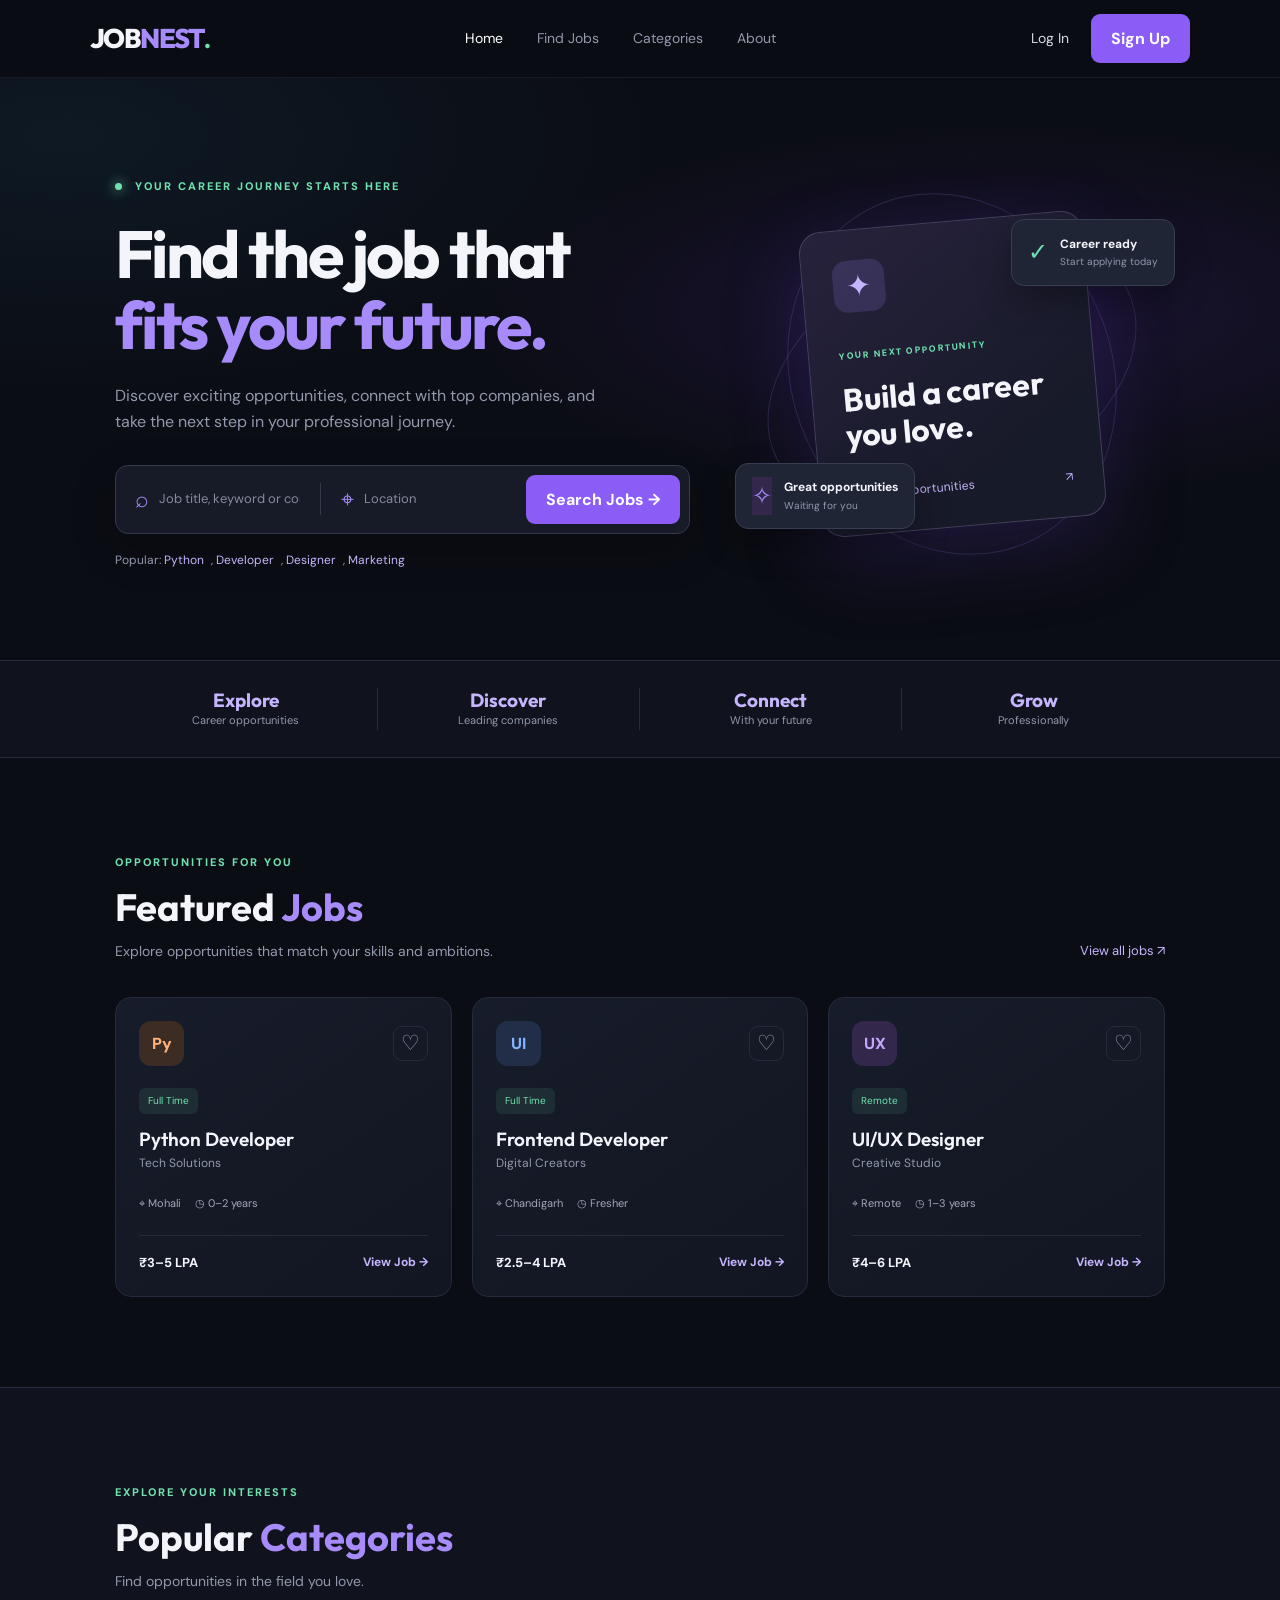
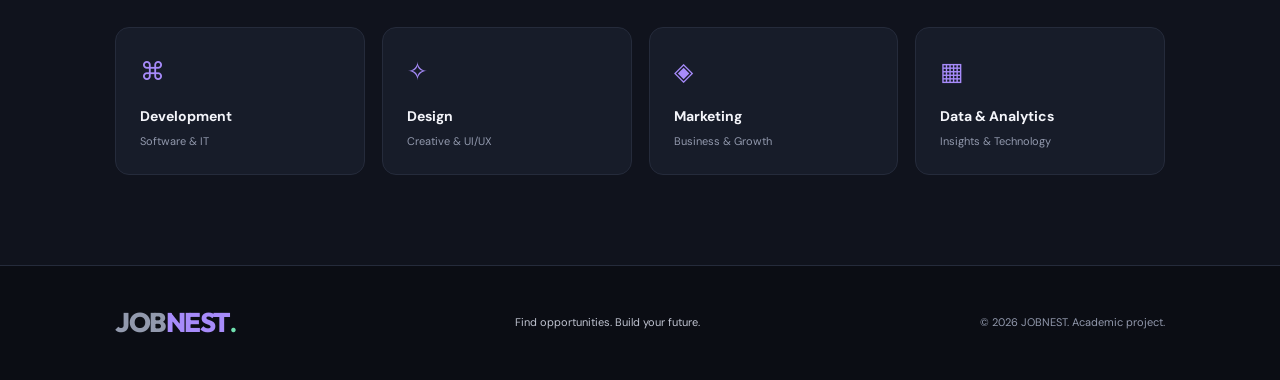
<file: JOBNEST - C++/Frontend/index.html>
<!DOCTYPE html>
<html lang="en">
<head>
    <meta charset="UTF-8">
    <meta name="viewport" content="width=device-width, initial-scale=1.0">
    <title>JOBNEST | Find Your Dream Job</title>
    <link rel="stylesheet" href="css/style.css">
</head>
<body>

<header class="navbar">
    <a href="#" class="logo">JOB<span>NEST</span><small>.</small></a>

    <nav class="nav-links">
        <a href="#home" class="active">Home</a>
        <a href="#jobs">Find Jobs</a>
        <a href="#categories">Categories</a>
        <a href="#about">About</a>
    </nav>

    <div class="nav-actions">
        <a href="login.html" class="login-btn">Log In</a>
        <a href="signup.html" class="primary-btn">Sign Up</a>
    </div>
</header>

<main>
    <section class="hero" id="home">
        <div class="hero-content">
            <div class="eyebrow"><span class="pulse"></span> YOUR CAREER JOURNEY STARTS HERE</div>

            <h1>Find the job that<br> <span>fits your future.</span></h1>

            <p class="hero-description">
                Discover exciting opportunities, connect with top companies,
                and take the next step in your professional journey.
            </p>

            <form class="search-box" id="searchForm">
                <div class="search-field">
                    <span>⌕</span>
                    <input type="text" id="jobSearch" placeholder="Job title, keyword or company">
                </div>
                <div class="search-divider"></div>
                <div class="search-field location-field">
                    <span>⌖</span>
                    <input type="text" id="locationSearch" placeholder="Location">
                </div>
                <button type="submit" class="search-btn">Search Jobs →</button>
            </form>

            <p class="popular">
                Popular: <a href="#jobs" data-search="Python">Python</a>,
                <a href="#jobs" data-search="Developer">Developer</a>,
                <a href="#jobs" data-search="Designer">Designer</a>,
                <a href="#jobs" data-search="Marketing">Marketing</a>
            </p>
        </div>

        <div class="hero-visual">
            <div class="orbit orbit-one"></div>
            <div class="orbit orbit-two"></div>
            <div class="visual-card main-visual-card">
                <div class="visual-icon">✦</div>
                <span class="visual-label">YOUR NEXT OPPORTUNITY</span>
                <h3>Build a career<br>you love.</h3>
                <div class="visual-bottom">
                    <span>Explore opportunities</span>
                    <span>↗</span>
                </div>
            </div>
            <div class="floating-card floating-top">
                <span class="float-icon">✓</span>
                <div><strong>Career ready</strong><small>Start applying today</small></div>
            </div>
            <div class="floating-card floating-bottom">
                <span class="float-icon purple">✧</span>
                <div><strong>Great opportunities</strong><small>Waiting for you</small></div>
            </div>
        </div>
    </section>

    <section class="stats">
        <div><strong>Explore</strong><span>Career opportunities</span></div>
        <div><strong>Discover</strong><span>Leading companies</span></div>
        <div><strong>Connect</strong><span>With your future</span></div>
        <div><strong>Grow</strong><span>Professionally</span></div>
    </section>

    <section class="jobs-section" id="jobs">
        <div class="section-heading">
            <div>
                <span class="section-kicker">OPPORTUNITIES FOR YOU</span>
                <h2>Featured <span>Jobs</span></h2>
                <p>Explore opportunities that match your skills and ambitions.</p>
            </div>
            <a href="#jobs" class="view-all" id="viewAll">View all jobs ↗</a>
        </div>

        <div class="job-grid" id="jobGrid">
            <article class="job-card" data-title="Python Developer" data-location="Mohali">
                <div class="job-top">
                    <div class="company-icon orange">Py</div>
                    <button class="save-btn" aria-label="Save Python Developer job">♡</button>
                </div>
                <span class="job-type">Full Time</span>
                <h3>Python Developer</h3>
                <p class="company-name">Tech Solutions</p>
                <div class="job-meta"><span>⌖ Mohali</span><span>◷ 0–2 years</span></div>
                <div class="job-footer"><strong>₹3–5 LPA</strong><button class="apply-btn">View Job →</button></div>
            </article>

            <article class="job-card" data-title="Frontend Developer" data-location="Chandigarh">
                <div class="job-top">
                    <div class="company-icon blue">UI</div>
                    <button class="save-btn" aria-label="Save Frontend Developer job">♡</button>
                </div>
                <span class="job-type">Full Time</span>
                <h3>Frontend Developer</h3>
                <p class="company-name">Digital Creators</p>
                <div class="job-meta"><span>⌖ Chandigarh</span><span>◷ Fresher</span></div>
                <div class="job-footer"><strong>₹2.5–4 LPA</strong><button class="apply-btn">View Job →</button></div>
            </article>

            <article class="job-card" data-title="UI UX Designer" data-location="Remote">
                <div class="job-top">
                    <div class="company-icon purple">UX</div>
                    <button class="save-btn" aria-label="Save UI UX Designer job">♡</button>
                </div>
                <span class="job-type">Remote</span>
                <h3>UI/UX Designer</h3>
                <p class="company-name">Creative Studio</p>
                <div class="job-meta"><span>⌖ Remote</span><span>◷ 1–3 years</span></div>
                <div class="job-footer"><strong>₹4–6 LPA</strong><button class="apply-btn">View Job →</button></div>
            </article>
        </div>
        <p id="noResults" class="no-results" hidden>No matching sample jobs found. Try another keyword.</p>
    </section>

    <section class="categories" id="categories">
        <div class="section-heading">
            <div>
                <span class="section-kicker">EXPLORE YOUR INTERESTS</span>
                <h2>Popular <span>Categories</span></h2>
                <p>Find opportunities in the field you love.</p>
            </div>
        </div>
        <div class="category-grid">
            <button class="category-card" data-category="Developer"><span>⌘</span><strong>Development</strong><small>Software & IT</small></button>
            <button class="category-card" data-category="Designer"><span>✧</span><strong>Design</strong><small>Creative & UI/UX</small></button>
            <button class="category-card" data-category="Marketing"><span>◈</span><strong>Marketing</strong><small>Business & Growth</small></button>
            <button class="category-card" data-category="Data"><span>▦</span><strong>Data & Analytics</strong><small>Insights & Technology</small></button>
        </div>
    </section>
</main>

<footer id="about">
    <a href="#" class="logo">JOB<span>NEST</span><small>.</small></a>
    <p>Find opportunities. Build your future.</p>
    <span>© 2026 JOBNEST. Academic project.</span>
</footer>

<script src="js/app.js"></script>
</body>
</html>
</file>
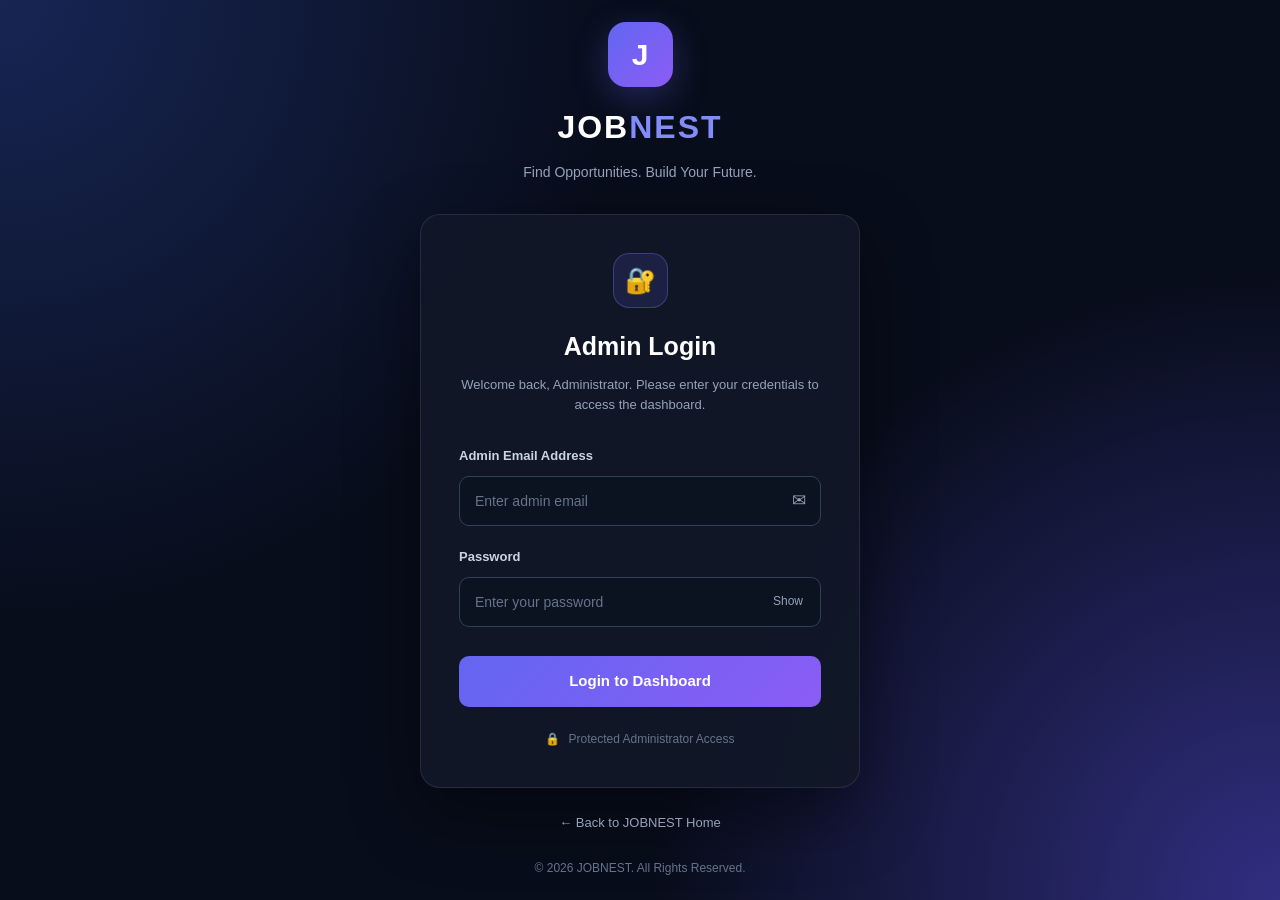
<file: JOBNEST - C++/Frontend/admin-login.html>
<!DOCTYPE html>
<html lang="en">

<head>
    <meta charset="UTF-8">
    <meta name="viewport" content="width=device-width, initial-scale=1.0">

    <title>Admin Login | JOBNEST</title>

    <link rel="stylesheet" href="css/style.css">

    <style>
        * {
            margin: 0;
            padding: 0;
            box-sizing: border-box;
            font-family: Arial, Helvetica, sans-serif;
        }

        body {
            min-height: 100vh;
            background:
                radial-gradient(circle at top left, #172554, transparent 40%),
                radial-gradient(circle at bottom right, #312e81, transparent 40%),
                #080d1b;

            display: flex;
            align-items: center;
            justify-content: center;
            padding: 20px;
            color: #ffffff;
        }

        .login-container {
            width: 100%;
            max-width: 440px;
        }

        .brand {
            text-align: center;
            margin-bottom: 30px;
        }

        .brand-logo {
            width: 65px;
            height: 65px;
            margin: 0 auto 15px;
            border-radius: 18px;
            background: linear-gradient(135deg, #6366f1, #8b5cf6);
            display: flex;
            align-items: center;
            justify-content: center;
            font-size: 30px;
            font-weight: bold;
            box-shadow: 0 10px 35px rgba(99, 102, 241, 0.3);
        }

        .brand h1 {
            font-size: 32px;
            letter-spacing: 2px;
            font-weight: 800;
        }

        .brand h1 span {
            color: #818cf8;
        }

        .brand p {
            color: #94a3b8;
            margin-top: 8px;
            font-size: 14px;
        }

        .login-card {
            background: rgba(17, 24, 39, 0.95);
            border: 1px solid rgba(148, 163, 184, 0.15);
            border-radius: 20px;
            padding: 38px;
            box-shadow: 0 25px 70px rgba(0, 0, 0, 0.45);
        }

        .admin-icon {
            width: 55px;
            height: 55px;
            margin: 0 auto 18px;
            background: rgba(99, 102, 241, 0.15);
            border: 1px solid rgba(129, 140, 248, 0.3);
            border-radius: 16px;
            display: flex;
            align-items: center;
            justify-content: center;
            font-size: 25px;
        }

        .login-heading {
            text-align: center;
            margin-bottom: 30px;
        }

        .login-heading h2 {
            font-size: 25px;
            margin-bottom: 9px;
        }

        .login-heading p {
            font-size: 13px;
            color: #94a3b8;
            line-height: 1.6;
        }

        .form-group {
            margin-bottom: 21px;
        }

        .form-group label {
            display: block;
            font-size: 13px;
            font-weight: 600;
            color: #cbd5e1;
            margin-bottom: 9px;
        }

        .input-wrapper {
            position: relative;
        }

        .input-wrapper input {
            width: 100%;
            height: 50px;
            background: #0b1220;
            border: 1px solid #334155;
            border-radius: 10px;
            padding: 0 45px 0 15px;
            color: #ffffff;
            font-size: 14px;
            outline: none;
            transition: 0.3s;
        }

        .input-wrapper input::placeholder {
            color: #64748b;
        }

        .input-wrapper input:focus {
            border-color: #818cf8;
            box-shadow: 0 0 0 3px rgba(129, 140, 248, 0.12);
        }

        .input-icon {
            position: absolute;
            right: 15px;
            top: 50%;
            transform: translateY(-50%);
            color: #94a3b8;
            font-size: 17px;
        }

        .password-toggle {
            position: absolute;
            right: 13px;
            top: 50%;
            transform: translateY(-50%);
            border: none;
            background: transparent;
            color: #94a3b8;
            cursor: pointer;
            font-size: 12px;
            padding: 5px;
        }

        .password-toggle:hover {
            color: #ffffff;
        }

        .login-button {
            width: 100%;
            height: 51px;
            border: none;
            border-radius: 10px;
            background: linear-gradient(135deg, #6366f1, #8b5cf6);
            color: #ffffff;
            font-size: 15px;
            font-weight: 700;
            cursor: pointer;
            margin-top: 8px;
            transition: 0.3s;
        }

        .login-button:hover {
            transform: translateY(-2px);
            box-shadow: 0 10px 25px rgba(99, 102, 241, 0.3);
        }

        .login-button:disabled {
            opacity: 0.6;
            cursor: not-allowed;
            transform: none;
        }

        .login-message {
            display: none;
            padding: 12px;
            border-radius: 8px;
            margin-bottom: 20px;
            font-size: 13px;
            line-height: 1.5;
        }

        .login-message.error {
            display: block;
            color: #fca5a5;
            background: rgba(239, 68, 68, 0.12);
            border: 1px solid rgba(239, 68, 68, 0.3);
        }

        .login-message.success {
            display: block;
            color: #86efac;
            background: rgba(34, 197, 94, 0.12);
            border: 1px solid rgba(34, 197, 94, 0.3);
        }

        .security-note {
            display: flex;
            align-items: center;
            justify-content: center;
            gap: 8px;
            margin-top: 23px;
            color: #64748b;
            font-size: 12px;
        }

        .back-link {
            display: block;
            text-align: center;
            margin-top: 25px;
            color: #94a3b8;
            font-size: 13px;
            text-decoration: none;
            transition: 0.3s;
        }

        .back-link:hover {
            color: #a5b4fc;
        }

        .footer {
            text-align: center;
            margin-top: 25px;
            color: #64748b;
            font-size: 12px;
        }

        @media (max-width: 480px) {
            .login-card {
                padding: 27px 22px;
            }

            .brand h1 {
                font-size: 28px;
            }
        }
    </style>

</head>

<body>

    <main class="login-container">

        <!-- JOBNEST BRANDING -->
        <div class="brand">

            <div class="brand-logo">
                J
            </div>

            <h1>JOB<span>NEST</span></h1>

            <p>Find Opportunities. Build Your Future.</p>

        </div>


        <!-- ADMIN LOGIN CARD -->
        <section class="login-card">

            <div class="admin-icon">
                🔐
            </div>

            <div class="login-heading">

                <h2>Admin Login</h2>

                <p>
                    Welcome back, Administrator.
                    Please enter your credentials to access the dashboard.
                </p>

            </div>


            <!-- LOGIN MESSAGE -->
            <div
                id="loginMessage"
                class="login-message"
                role="alert"
                aria-live="polite">
            </div>


            <!-- LOGIN FORM -->
            <form id="adminLoginForm" method="post" action="javascript:void(0)">

                <!-- EMAIL -->
                <div class="form-group">

                    <label for="adminEmail">
                        Admin Email Address
                    </label>

                    <div class="input-wrapper">

                        <input
                            type="email"
                            id="adminEmail"
                            name="email"
                            placeholder="Enter admin email"
                            autocomplete="username"
                            required>

                        <span class="input-icon">
                            ✉
                        </span>

                    </div>

                </div>


                <!-- PASSWORD -->
                <div class="form-group">

                    <label for="adminPassword">
                        Password
                    </label>

                    <div class="input-wrapper">

                        <input
                            type="password"
                            id="adminPassword"
                            name="password"
                            placeholder="Enter your password"
                            autocomplete="current-password"
                            required>

                        <button
                            type="button"
                            class="password-toggle"
                            id="togglePassword"
                            aria-label="Show password">
                            Show
                        </button>

                    </div>

                </div>


                <!-- LOGIN BUTTON -->
                <button
                    type="submit"
                    class="login-button">

                    Login to Dashboard

                </button>

            </form>


            <!-- SECURITY MESSAGE -->
            <div class="security-note">

                <span>🔒</span>

                <span>
                    Protected Administrator Access
                </span>

            </div>

        </section>


        <!-- BACK TO WEBSITE -->
        <a href="index.html" class="back-link">
            ← Back to JOBNEST Home
        </a>


        <!-- FOOTER -->
        <div class="footer">

            © 2026 JOBNEST. All Rights Reserved.

        </div>

    </main>


    <!-- PASSWORD VISIBILITY -->
    <script>

        const passwordInput =
            document.getElementById("adminPassword");

        const togglePassword =
            document.getElementById("togglePassword");

        togglePassword.addEventListener("click", function () {

            if (passwordInput.type === "password") {

                passwordInput.type = "text";

                togglePassword.textContent = "Hide";

                togglePassword.setAttribute(
                    "aria-label",
                    "Hide password"
                );

            } else {

                passwordInput.type = "password";

                togglePassword.textContent = "Show";

                togglePassword.setAttribute(
                    "aria-label",
                    "Show password"
                );

            }

        });

    </script>


    <!-- ADMIN LOGIN JAVASCRIPT -->
    <script src="js/admin-login.js"></script>

</body>

</html>
</file>
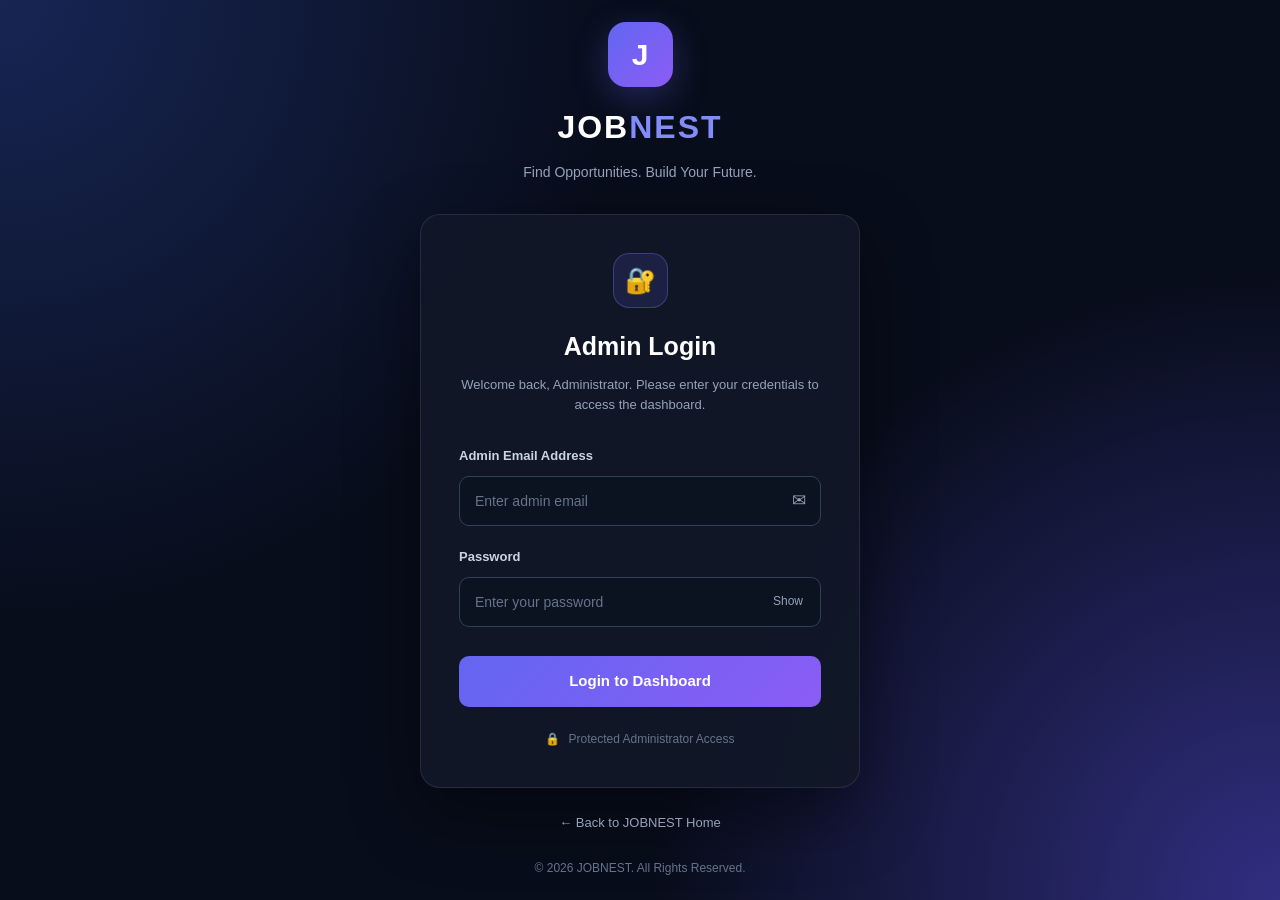
<file: JOBNEST - C++/Frontend/admin.html>
<!DOCTYPE html>
<html lang="en">
<head>
    <meta charset="UTF-8">
    <meta name="viewport" content="width=device-width, initial-scale=1.0">
    <title>Admin Dashboard | JOBNEST</title>
    <link rel="stylesheet" href="css/admin.css">
</head>
<body style="visibility: hidden;">

<div class="admin-layout">

    <aside class="admin-sidebar" id="adminSidebar">
        <a href="index.html" class="logo">JOB<span>NEST</span><small>.</small></a>

        <p class="sidebar-label">ADMIN WORKSPACE</p>

        <nav>
            <button class="admin-nav active" data-page="admin-overview">▦ <span>Overview</span></button>
            <button class="admin-nav" data-page="manage-jobs">▤ <span>Manage Jobs</span></button>
            <button class="admin-nav" data-page="post-job">＋ <span>Post New Job</span></button>
            <button class="admin-nav" data-page="manage-users">♙ <span>Registered Users</span></button>
            <button class="admin-nav" data-page="manage-applications">▧ <span>Applications</span></button>
            <button class="admin-nav" data-page="manage-companies">▣ <span>Companies</span></button>
            <button class="admin-nav" data-page="manage-interviews">◷ <span>Interviews</span></button>
            <button class="admin-nav" data-page="admin-reports">▥ <span>Reports</span></button>
        </nav>

        <div class="admin-sidebar-bottom">
            <div class="admin-support">
                <span>✦</span>
                <strong>JOBNEST Admin</strong>
                <small>Manage your job portal.</small>
            </div>
            <a href="index.html" id="adminLogout">↪ &nbsp; Log Out</a>
        </div>
    </aside>

    <main class="admin-main">

        <header class="admin-topbar">
            <button id="adminMobileMenu" class="mobile-menu">☰</button>
            <div>
                <small>JOBNEST / ADMINISTRATION</small>
                <h2 id="adminPageTitle">Overview</h2>
            </div>
            <div class="admin-user">
                <div class="admin-avatar">A</div>
                <div><strong>Administrator</strong><small>Admin Panel</small></div>
            </div>
        </header>

        <div class="admin-content">

            <!-- OVERVIEW -->
            <section class="admin-page active" id="admin-overview">
                <div class="admin-welcome">
                    <div>
                        <span class="section-kicker">ADMIN CONTROL CENTER</span>
                        <h1>Welcome to <span>JOBNEST Admin.</span></h1>
                        <p>Manage jobs, users and applications from one place.</p>
                    </div>
                    <div class="welcome-symbol">✦</div>
                </div>

                <div class="admin-stats">
                    <article class="admin-stat">
                        <span class="stat-symbol purple">▤</span>
                        <small>Total Jobs</small>
                        <strong id="totalJobs">5</strong>
                        <p>Available job listings</p>
                    </article>
                    <article class="admin-stat">
                        <span class="stat-symbol green">♙</span>
                        <small>Registered Users</small>
                        <strong id="totalUsers">4</strong>
                        <p>Job seeker accounts</p>
                    </article>
                    <article class="admin-stat">
                        <span class="stat-symbol blue">▧</span>
                        <small>Applications</small>
                        <strong id="totalApplications">3</strong>
                        <p>Applications received</p>
                    </article>
                    <article class="admin-stat">
                        <span class="stat-symbol orange">▣</span>
                        <small>Companies</small>
                        <strong id="totalCompanies">4</strong>
                        <p>Companies listed</p>
                    </article>
                </div>

                <div class="admin-panel">
                    <div class="panel-heading">
                        <div><h3>Recent Job Listings</h3><p>Latest opportunities on JOBNEST</p></div>
                        <button class="admin-text-btn" data-open-admin="manage-jobs">View all →</button>
                    </div>
                    <div id="overviewJobs" class="admin-list"></div>
                </div>
            </section>

            <!-- MANAGE JOBS -->
            <section class="admin-page" id="manage-jobs">
                <div class="admin-page-heading">
                    <div><h1>Manage <span>Jobs</span></h1><p>View and manage available job listings.</p></div>
                    <button class="admin-primary" data-open-admin="post-job">＋ Post New Job</button>
                </div>
                <div class="admin-panel">
                    <div class="panel-heading">
                        <div><h3>All Job Listings</h3><p id="jobAdminCount">Manage published jobs</p></div>
                        <input class="admin-search" id="adminJobSearch" placeholder="Search jobs...">
                    </div>
                    <div class="admin-table-wrap">
                        <table>
                            <thead><tr><th>Job Title</th><th>Company</th><th>Location</th><th>Salary</th><th>Actions</th></tr></thead>
                            <tbody id="adminJobsTable"></tbody>
                        </table>
                    </div>
                </div>
            </section>

            <!-- POST JOB -->
            <section class="admin-page" id="post-job">
                <div class="admin-page-heading">
                    <div><h1>Post a <span>New Job</span></h1><p>Add a new opportunity to JOBNEST.</p></div>
                </div>
                <div class="admin-panel form-panel">
                    <form id="postJobForm" class="admin-form">
                        <label>Job Title<input id="newJobTitle" required placeholder="e.g. Python Developer"></label>
                        <label>Company Name<input id="newJobCompany" required placeholder="e.g. Tech Solutions"></label>
                        <label>Location
                            <select id="newJobLocation" required>
                                <option value="">Select location</option>
                                <option>Mohali</option><option>Chandigarh</option>
                                <option>Delhi</option><option>Remote</option>
                            </select>
                        </label>
                        <label>Salary<input id="newJobSalary" required placeholder="e.g. ₹3–5 LPA"></label>
                        <label>Job Type
                            <select id="newJobType" required>
                                <option value="">Select type</option>
                                <option>Full Time</option><option>Part Time</option>
                                <option>Internship</option><option>Remote</option>
                            </select>
                        </label>
                        <label>Required Skills<input id="newJobSkills" placeholder="Python, SQL, HTML"></label>
                        <label class="full-field">Job Description<textarea id="newJobDescription" rows="5" placeholder="Describe the role and responsibilities..."></textarea></label>
                        <button type="submit" class="admin-primary">Publish Job →</button>
                        <p id="postJobMessage" class="admin-message full-field"></p>
                    </form>
                </div>
            </section>

            <!-- USERS -->
            <section class="admin-page" id="manage-users">
                <div class="admin-page-heading">
                    <div><h1>Registered <span>Users</span></h1><p>View registered job seeker accounts.</p></div>
                </div>
                <div class="admin-panel">
                    <div class="panel-heading"><div><h3>User Directory</h3><p>Demo user records</p></div></div>
                    <div class="admin-table-wrap">
                        <table>
                            <thead><tr><th>Name</th><th>Email</th><th>Qualification</th><th>Account Type</th></tr></thead>
                            <tbody id="adminUsersTable"></tbody>
                        </table>
                    </div>
                </div>
            </section>

            <!-- APPLICATIONS -->
            <section class="admin-page" id="manage-applications">
                <div class="admin-page-heading">
                    <div><h1>Job <span>Applications</span></h1><p>Review applications and update their status.</p></div>
                </div>
                <div class="admin-panel">
                    <div class="panel-heading"><div><h3>Application Records</h3><p>Manage applicant progress</p></div></div>
                    <div class="admin-table-wrap">
                        <table>
                            <thead><tr><th>Applicant</th><th>Job</th><th>Company</th><th>Status</th><th>Update Status</th></tr></thead>
                            <tbody id="adminApplicationsTable"></tbody>
                        </table>
                    </div>
                </div>
            </section>

            <!-- COMPANIES -->
            <section class="admin-page" id="manage-companies">
                <div class="admin-page-heading">
                    <div><h1>Manage <span>Companies</span></h1><p>Maintain company information.</p></div>
                </div>
                <div class="admin-panel">
                    <div class="panel-heading"><div><h3>Company Directory</h3><p>Demo company records</p></div></div>
                    <form id="companyForm" class="inline-form">
                        <input id="companyName" placeholder="Enter company name" required>
                        <button class="admin-primary" type="submit">＋ Add Company</button>
                    </form>
                    <div id="companyList" class="company-list"></div>
                </div>
            </section>

            <!-- INTERVIEWS -->
            <section class="admin-page" id="manage-interviews">
                <div class="admin-page-heading">
                    <div><h1>Manage <span>Interviews</span></h1><p>View scheduled interview records.</p></div>
                </div>
                <div class="admin-panel">
                    <div class="panel-heading"><div><h3>Interview Schedule</h3><p>Demo interview records</p></div></div>
                    <div class="admin-table-wrap">
                        <table>
                            <thead><tr><th>Applicant</th><th>Position</th><th>Company</th><th>Date</th><th>Status</th></tr></thead>
                            <tbody id="adminInterviewsTable"></tbody>
                        </table>
                    </div>
                </div>
            </section>

            <!-- REPORTS -->
            <section class="admin-page" id="admin-reports">
                <div class="admin-page-heading">
                    <div><h1>Portal <span>Reports</span></h1><p>Overview of the current demo data.</p></div>
                    <button class="admin-primary" id="downloadReport">↓ Export Report</button>
                </div>
                <div class="report-grid">
                    <div class="admin-panel"><small>Total Jobs</small><strong id="reportJobs">5</strong></div>
                    <div class="admin-panel"><small>Total Users</small><strong id="reportUsers">4</strong></div>
                    <div class="admin-panel"><small>Total Applications</small><strong id="reportApplications">3</strong></div>
                    <div class="admin-panel"><small>Total Companies</small><strong id="reportCompanies">4</strong></div>
                </div>
                <div class="admin-panel report-note">
                    <h3>Report Summary</h3>
                    <p>This report is calculated from the demonstration data currently stored in your browser. It will be connected to the C++ project files during backend integration.</p>
                </div>
            </section>

        </div>
    </main>
</div>

<script src="js/admin.js"></script>
</body>
</html>
</file>
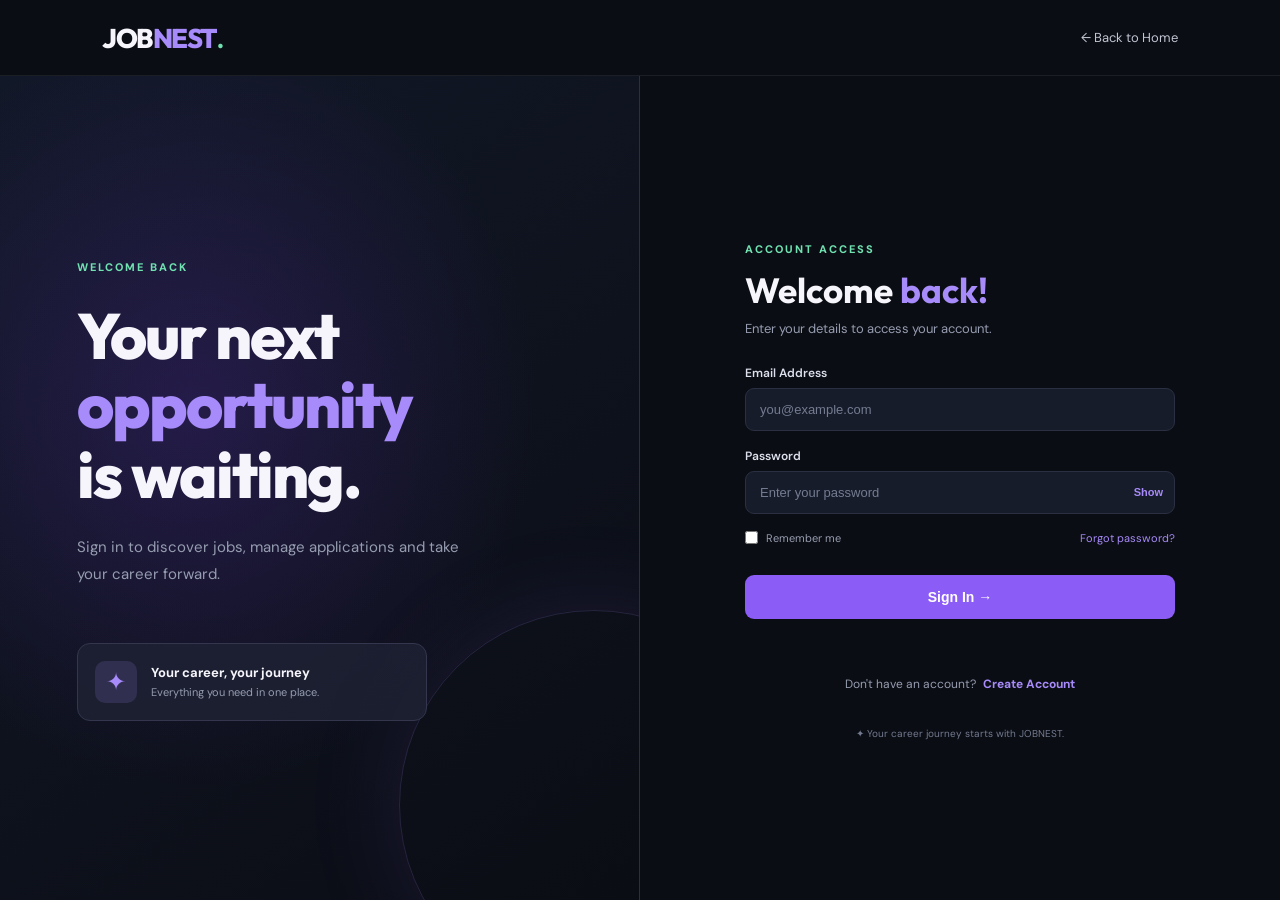
<file: JOBNEST - C++/Frontend/dashboard.html>
<!DOCTYPE html>
<html lang="en">
<head>
    <meta charset="UTF-8">
    <meta name="viewport" content="width=device-width, initial-scale=1.0">
    <title>Dashboard | JOBNEST</title>
    <link rel="stylesheet" href="css/dashboard.css">
</head>
<body>

<div class="dashboard-layout">

    <!-- SIDEBAR -->
    <aside class="sidebar" id="sidebar">
        <a href="index.html" class="logo">JOB<span>NEST</span><small>.</small></a>

        <div class="sidebar-label">WORKSPACE</div>

        <nav class="side-nav">
            <button class="nav-item active" data-page="overview">
                <span>▦</span> Overview
            </button>
            <button class="nav-item" data-page="find-jobs">
                <span>⌕</span> Find Jobs
            </button>
            <button class="nav-item" data-page="saved-jobs">
                <span>♡</span> Saved Jobs
            </button>
            <button class="nav-item" data-page="applications">
                <span>▤</span> My Applications
            </button>
            <button class="nav-item" data-page="notifications">
                <span>♧</span> Notifications
                <span class="notification-count">2</span>
            </button>
            <button class="nav-item" data-page="interviews">
                <span>▣</span> Interviews
            </button>
        </nav>

        <div class="sidebar-label account-label">ACCOUNT</div>

        <nav class="side-nav">
            <button class="nav-item" data-page="profile">
                <span>◉</span> My Profile
            </button>
            <button class="nav-item" data-page="resume">
                <span>▧</span> Resume Manager
            </button>
        </nav>

        <div class="sidebar-bottom">
            <div class="sidebar-help">
                <span>✦</span>
                <strong>Build your future</strong>
                <small>Keep exploring new opportunities.</small>
            </div>
            <a href="index.html" class="logout-link" id="logoutBtn">
                <span>↪</span> Log Out
            </a>
        </div>
    </aside>

    <!-- MAIN AREA -->
    <main class="main-content">

        <header class="topbar">
            <button class="mobile-menu" id="mobileMenu">☰</button>
            <div>
                <span class="topbar-label">JOBSEEKER WORKSPACE</span>
                <h2 id="pageTitle">Overview</h2>
            </div>

            <div class="topbar-right">
                <button class="top-icon" data-open-page="notifications">♧</button>
                <div class="user-mini">
                    <div class="avatar" id="userAvatar">U</div>
                    <div>
                        <strong id="userName">Job Seeker</strong>
                        <small>Job Seeker</small>
                    </div>
                </div>
            </div>
        </header>

        <div class="page-container">

            <!-- OVERVIEW -->
            <section class="dashboard-page active" id="overview">
                <div class="welcome-banner">
                    <div>
                        <span class="section-kicker">YOUR CAREER SPACE</span>
                        <h1>Welcome back, <span id="welcomeName">there</span>!</h1>
                        <p>Your next opportunity could be just one application away.</p>
                        <button class="banner-btn" data-open-page="find-jobs">Explore Jobs →</button>
                    </div>
                    <div class="banner-art">✦</div>
                </div>

                <div class="stats-grid">
                    <div class="stat-card">
                        <span class="stat-icon purple-icon">▤</span>
                        <small>Total Applications</small>
                        <strong id="applicationCount">3</strong>
                        <span class="stat-note">Applications submitted</span>
                    </div>
                    <div class="stat-card">
                        <span class="stat-icon green-icon">♡</span>
                        <small>Saved Jobs</small>
                        <strong id="savedCount">2</strong>
                        <span class="stat-note">Jobs bookmarked</span>
                    </div>
                    <div class="stat-card">
                        <span class="stat-icon blue-icon">▣</span>
                        <small>Interviews</small>
                        <strong>1</strong>
                        <span class="stat-note">Upcoming interview</span>
                    </div>
                    <div class="stat-card">
                        <span class="stat-icon orange-icon">◷</span>
                        <small>Profile Completion</small>
                        <strong>75%</strong>
                        <span class="stat-note">Complete your profile</span>
                    </div>
                </div>

                <div class="content-grid">
                    <div class="panel">
                        <div class="panel-heading">
                            <div>
                                <h3>Recommended Jobs</h3>
                                <p>Opportunities you might like</p>
                            </div>
                            <button class="text-btn" data-open-page="find-jobs">View all →</button>
                        </div>
                        <div id="recommendedJobs" class="recommended-list"></div>
                    </div>

                    <div class="panel activity-panel">
                        <div class="panel-heading">
                            <div>
                                <h3>Recent Activity</h3>
                                <p>Your latest updates</p>
                            </div>
                        </div>
                        <div class="activity-item">
                            <span class="activity-dot green-dot"></span>
                            <div><strong>Application submitted</strong><small>Python Developer · Today</small></div>
                        </div>
                        <div class="activity-item">
                            <span class="activity-dot purple-dot"></span>
                            <div><strong>Job saved</strong><small>Frontend Developer · Yesterday</small></div>
                        </div>
                        <div class="activity-item">
                            <span class="activity-dot blue-dot"></span>
                            <div><strong>Profile updated</strong><small>Your profile · Recently</small></div>
                        </div>
                    </div>
                </div>
            </section>

            <!-- FIND JOBS -->
            <section class="dashboard-page" id="find-jobs">
                <div class="page-intro">
                    <h1>Find your next <span>opportunity.</span></h1>
                    <p>Search jobs and discover opportunities that match your skills.</p>
                </div>

                <div class="filter-bar">
                    <input type="text" id="dashboardSearch" placeholder="Search job title or company">
                    <select id="jobLocation">
                        <option value="">All Locations</option>
                        <option>Mohali</option>
                        <option>Chandigarh</option>
                        <option>Delhi</option>
                        <option>Remote</option>
                    </select>
                    <button class="banner-btn" id="dashboardSearchBtn">Search</button>
                </div>

                <div class="panel">
                    <div class="panel-heading">
                        <div><h3>Available Jobs</h3><p id="jobResultCount">Explore open positions</p></div>
                    </div>
                    <div id="allJobs" class="job-results"></div>
                </div>
            </section>

            <!-- SAVED JOBS -->
            <section class="dashboard-page" id="saved-jobs">
                <div class="page-intro">
                    <h1>Your <span>Saved Jobs</span></h1>
                    <p>Keep track of the opportunities you are interested in.</p>
                </div>
                <div class="panel">
                    <div id="savedJobsList" class="job-results"></div>
                </div>
            </section>

            <!-- APPLICATIONS -->
            <section class="dashboard-page" id="applications">
                <div class="page-intro">
                    <h1>My <span>Applications</span></h1>
                    <p>Track the progress of your job applications.</p>
                </div>
                <div class="panel table-panel">
                    <div class="panel-heading"><div><h3>Application History</h3><p>Your submitted applications</p></div></div>
                    <div class="table-scroll">
                        <table>
                            <thead><tr><th>Job Title</th><th>Company</th><th>Date</th><th>Status</th></tr></thead>
                            <tbody id="applicationsTable"></tbody>
                        </table>
                    </div>
                </div>
            </section>

            <!-- NOTIFICATIONS -->
            <section class="dashboard-page" id="notifications">
                <div class="page-intro">
                    <h1>Your <span>Notifications</span></h1>
                    <p>Stay informed about your application updates.</p>
                </div>
                <div class="panel" id="notificationList"></div>
            </section>

            <!-- INTERVIEWS -->
            <section class="dashboard-page" id="interviews">
                <div class="page-intro">
                    <h1>Interview <span>Schedule</span></h1>
                    <p>Keep track of your upcoming interviews.</p>
                </div>
                <div class="panel">
                    <div class="interview-card">
                        <div class="interview-date"><strong>15</strong><small>NOV</small></div>
                        <div class="interview-info">
                            <h3>Python Developer Interview</h3>
                            <p>Tech Solutions · Online Interview</p>
                            <small>10:30 AM · Meeting details to be confirmed</small>
                        </div>
                        <span class="status-badge scheduled">Scheduled</span>
                    </div>
                </div>
            </section>

            <!-- PROFILE -->
            <section class="dashboard-page" id="profile">
                <div class="page-intro">
                    <h1>My <span>Profile</span></h1>
                    <p>Manage your personal and professional information.</p>
                </div>
                <div class="panel profile-panel">
                    <div class="profile-avatar" id="profileAvatar">U</div>
                    <form id="profileForm" class="profile-form">
                        <label>Full Name<input type="text" id="profileName" placeholder="Your full name" required></label>
                        <label>Email Address<input type="email" id="profileEmail" placeholder="Your email" required></label>
                        <label>Phone Number<input type="tel" id="profilePhone" placeholder="10-digit phone number" pattern="[0-9]{10}" maxlength="10"></label>
                        <label>Qualification<input type="text" id="profileQualification" placeholder="Your qualification"></label>
                        <label>Skills<input type="text" id="profileSkills" placeholder="Python, C++, HTML, CSS"></label>
                        <button class="banner-btn" type="submit">Save Profile</button>
                        <p id="profileMessage" class="profile-message"></p>
                    </form>
                </div>
            </section>

            <!-- RESUME -->
            <section class="dashboard-page" id="resume">
                <div class="page-intro">
                    <h1>Resume <span>Manager</span></h1>
                    <p>Upload and manage your resume.</p>
                </div>
                <div class="panel resume-panel">
                    <div class="resume-symbol">▧</div>
                    <h3>Upload your resume</h3>
                    <p>Choose a PDF or DOC/DOCX file from your device.</p>
                    <input type="file" id="resumeFile" accept=".pdf,.doc,.docx">
                    <p id="resumeMessage" class="profile-message"></p>
                    <small>Demo only: the selected file is not uploaded to a server yet.</small>
                </div>
            </section>

        </div>
    </main>
</div>

<script src="js/dashboard.js"></script>
</body>
</html>
</file>
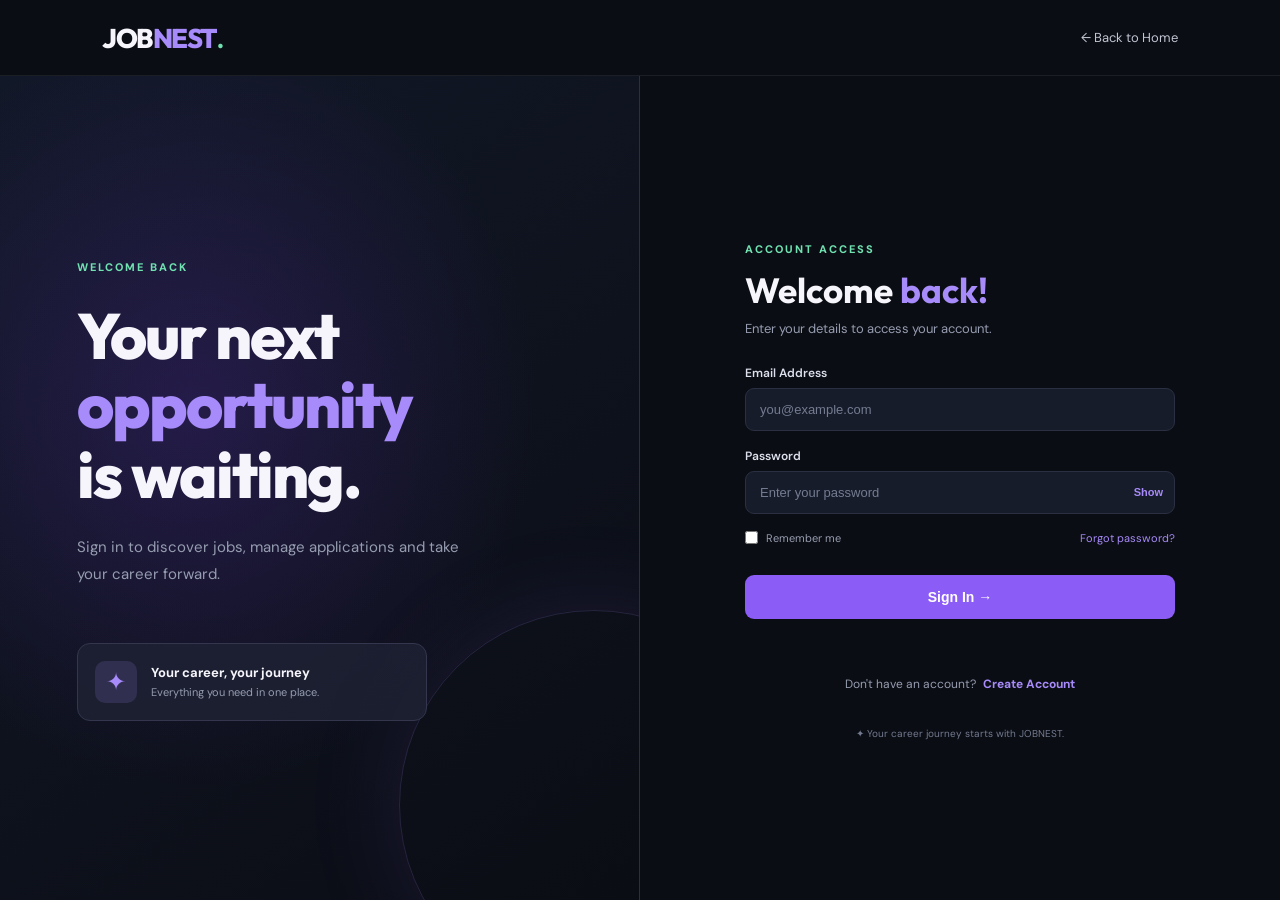
<file: JOBNEST - C++/Frontend/login.html>
<!DOCTYPE html>
<html lang="en">
<head>
    <meta charset="UTF-8">
    <meta name="viewport" content="width=device-width, initial-scale=1.0">
    <title>Login | JOBNEST</title>
    <link rel="stylesheet" href="css/auth.css">
</head>
<body>

<header class="auth-navbar">
    <a href="index.html" class="logo">JOB<span>NEST</span><small>.</small></a>
    <a href="index.html" class="back-home">← Back to Home</a>
</header>

<main class="auth-container">

    <section class="auth-visual">
        <div class="visual-glow"></div>
        <div class="visual-content">
            <span class="eyebrow">WELCOME BACK</span>
            <h1>Your next<br><span>opportunity</span><br>is waiting.</h1>
            <p>Sign in to discover jobs, manage applications and take your career forward.</p>

            <div class="visual-feature">
                <span>✦</span>
                <div>
                    <strong>Your career, your journey</strong>
                    <small>Everything you need in one place.</small>
                </div>
            </div>
        </div>
    </section>

    <section class="auth-form-section">
        <div class="auth-card">

            <div class="mobile-logo">
                <a href="index.html" class="logo">JOB<span>NEST</span><small>.</small></a>
            </div>

            <span class="section-kicker">ACCOUNT ACCESS</span>
            <h2>Welcome <span>back!</span></h2>
            <p class="form-subtitle">Enter your details to access your account.</p>

            <form id="loginForm">

                <label for="loginEmail">Email Address</label>
                <input type="email" id="loginEmail"
                       placeholder="you@example.com" required>

                <label for="loginPassword">Password</label>
                <div class="password-wrap">
                    <input type="password" id="loginPassword"
                           placeholder="Enter your password" required minlength="6">
                    <button type="button" class="toggle-password"
                            data-target="loginPassword">Show</button>
                </div>

                <div class="form-options">
                    <label class="remember">
                        <input type="checkbox" id="rememberMe">
                        Remember me
                    </label>
                    <a href="#" id="forgotPassword">Forgot password?</a>
                </div>

                <button type="submit" class="auth-submit">Sign In →</button>
                <p id="loginMessage" class="form-message" role="status"></p>
            </form>

            <div class="auth-switch">
                Don't have an account?
                <a href="signup.html">Create Account</a>
            </div>

            <p class="secure-note">✦ Your career journey starts with JOBNEST.</p>
        </div>
    </section>

</main>

<script src="js/auth.js"></script>
</body>
</html>
</file>
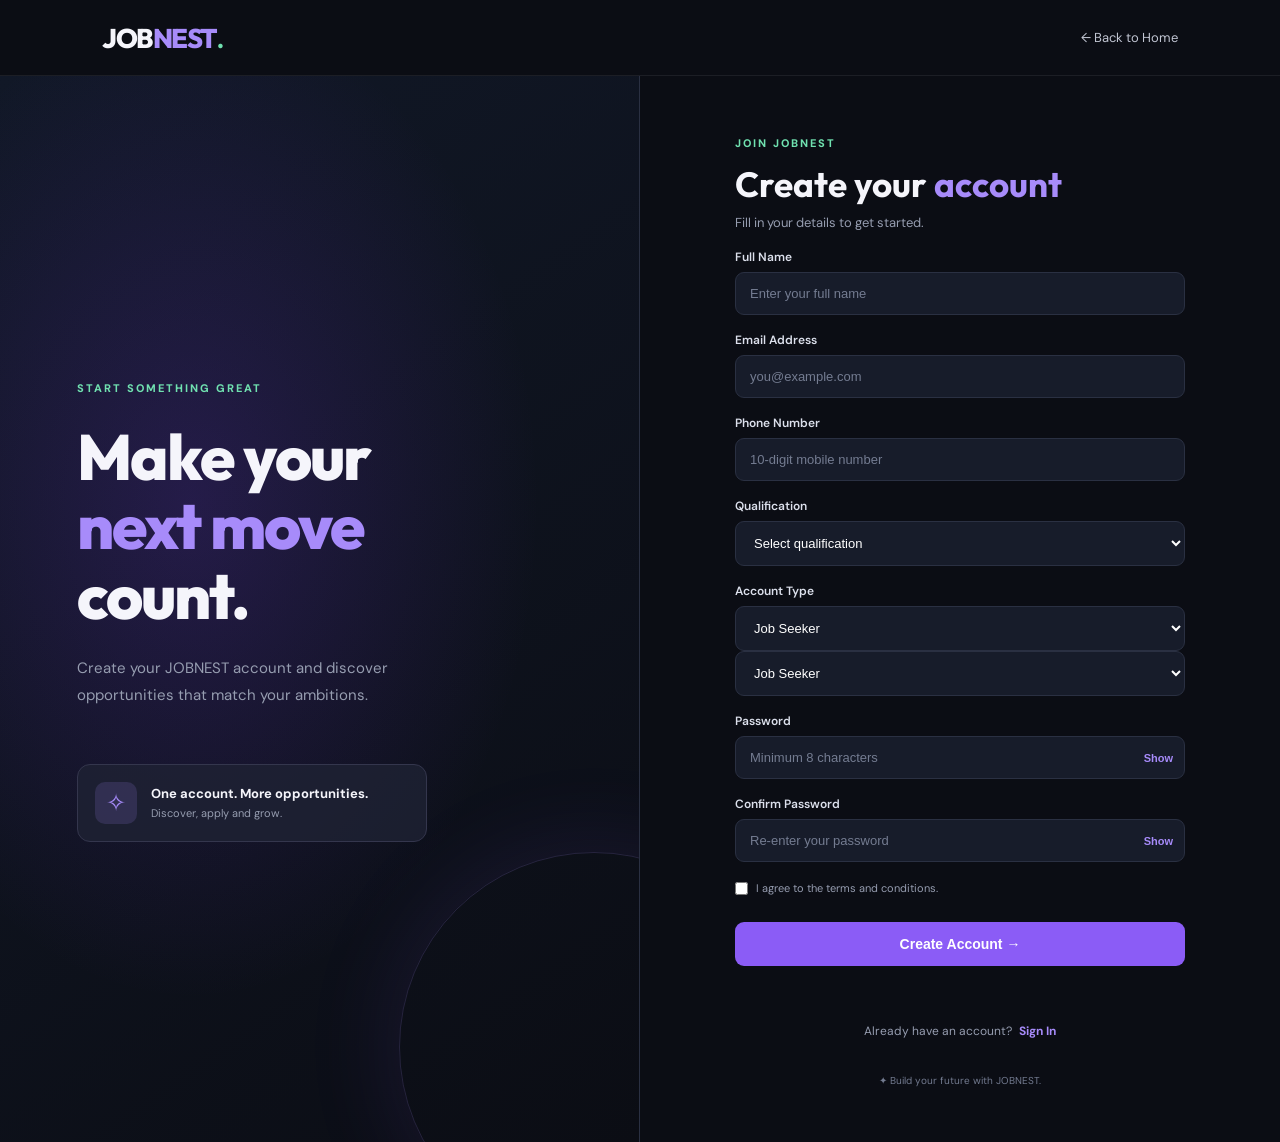
<file: JOBNEST - C++/Frontend/signup.html>
<!DOCTYPE html>
<html lang="en">
<head>
    <meta charset="UTF-8">
    <meta name="viewport" content="width=device-width, initial-scale=1.0">
    <title>Create Account | JOBNEST</title>
    <link rel="stylesheet" href="css/auth.css">
</head>
<body>

<header class="auth-navbar">
    <a href="index.html" class="logo">JOB<span>NEST</span><small>.</small></a>
    <a href="index.html" class="back-home">← Back to Home</a>
</header>

<main class="auth-container">

    <section class="auth-visual">
        <div class="visual-glow"></div>
        <div class="visual-content">
            <span class="eyebrow">START SOMETHING GREAT</span>
            <h1>Make your<br><span>next move</span><br>count.</h1>
            <p>Create your JOBNEST account and discover opportunities that match your ambitions.</p>

            <div class="visual-feature">
                <span>✧</span>
                <div>
                    <strong>One account. More opportunities.</strong>
                    <small>Discover, apply and grow.</small>
                </div>
            </div>
        </div>
    </section>

    <section class="auth-form-section">
        <div class="auth-card signup-card">

            <div class="mobile-logo">
                <a href="index.html" class="logo">JOB<span>NEST</span><small>.</small></a>
            </div>

            <span class="section-kicker">JOIN JOBNEST</span>
            <h2>Create your <span>account</span></h2>
            <p class="form-subtitle">Fill in your details to get started.</p>

            <form id="signupForm">

                <label for="fullName">Full Name</label>
                <input type="text" id="fullName"
                       placeholder="Enter your full name"
                       required minlength="2">

                <label for="signupEmail">Email Address</label>
                <input type="email" id="signupEmail"
                       placeholder="you@example.com" required>

                <label for="phone">Phone Number</label>
                <input type="tel" id="phone"
                       placeholder="10-digit mobile number"
                       pattern="[0-9]{10}" maxlength="10" required>

                <label for="qualification">Qualification</label>
                <select id="qualification" required>
                    <option value="">Select qualification</option>
                    <option>High School</option>
                    <option>Intermediate</option>
                    <option>Diploma</option>
                    <option>Graduation</option>
                    <option>Post Graduation</option>
                    <option>Other</option>
                </select>

                <label for="accountRole">Account Type</label>
               <select id="accountRole" required>
               <option value="jobseeker" selected>Job Seeker</option>
               </select>
                <select id="accountRole" required>
                    <option value="jobseeker">Job Seeker</option>
                    <option value="admin">Administrator (demo only)</option>
                </select>

                <label for="signupPassword">Password</label>
                <div class="password-wrap">
                    <input type="password" id="signupPassword"
                           placeholder="Minimum 8 characters"
                           minlength="8" required>
                    <button type="button" class="toggle-password"
                            data-target="signupPassword">Show</button>
                </div>

                <label for="confirmPassword">Confirm Password</label>
                <div class="password-wrap">
                    <input type="password" id="confirmPassword"
                           placeholder="Re-enter your password"
                           minlength="8" required>
                    <button type="button" class="toggle-password"
                            data-target="confirmPassword">Show</button>
                </div>

                <label class="terms">
                    <input type="checkbox" id="terms" required>
                    I agree to the terms and conditions.
                </label>

                <button type="submit" class="auth-submit">Create Account →</button>
                <p id="signupMessage" class="form-message" role="status"></p>
            </form>

            <div class="auth-switch">
                Already have an account?
                <a href="login.html">Sign In</a>
            </div>

            <p class="secure-note">✦ Build your future with JOBNEST.</p>
        </div>
    </section>

</main>

<script src="js/auth.js"></script>
</body>
</html>
</file>
<file: JOBNEST - C++/Frontend/css/style.css>
@import url('https://fonts.googleapis.com/css2?family=DM+Sans:wght@400;500;600;700;800&family=Outfit:wght@400;500;600;700;800&display=swap');

:root {
    --bg: #0b0d14;
    --surface: #121622;
    --surface-light: #191e2d;
    --border: #252b3b;
    --text: #f4f5fa;
    --muted: #9299ad;
    --accent: #a78bfa;
    --accent-strong: #8b5cf6;
    --green: #70e1b0;
}

* {
    margin: 0;
    padding: 0;
    box-sizing: border-box;
}

html { scroll-behavior: smooth; }

body {
    background: var(--bg);
    color: var(--text);
    font-family: 'DM Sans', sans-serif;
    line-height: 1.6;
}

a { color: inherit; text-decoration: none; }
button, input { font: inherit; }
button { cursor: pointer; }

.navbar {
    min-height: 78px;
    padding: 0 7%;
    display: flex;
    align-items: center;
    justify-content: space-between;
    border-bottom: 1px solid rgba(255,255,255,.06);
    background: rgba(11,13,20,.94);
    position: sticky;
    top: 0;
    z-index: 20;
    backdrop-filter: blur(16px);
}

.logo {
    font-family: 'Outfit', sans-serif;
    font-size: 27px;
    font-weight: 800;
    letter-spacing: -1.5px;
}

.logo span { color: var(--accent); }
.logo small { color: var(--green); }

.nav-links {
    display: flex;
    gap: 34px;
    color: var(--muted);
    font-size: 14px;
}

.nav-links a:hover, .nav-links a.active { color: white; }

.nav-actions { display: flex; align-items: center; gap: 22px; }
.login-btn { color: #d8d9e2; font-size: 14px; }

.primary-btn, .search-btn {
    background: var(--accent-strong);
    color: white;
    border: 0;
    border-radius: 9px;
    padding: 12px 20px;
    font-weight: 700;
    transition: .2s;
}

.primary-btn:hover, .search-btn:hover {
    background: #a78bfa;
    transform: translateY(-2px);
}

.hero {
    padding: 100px 9% 90px;
    display: grid;
    grid-template-columns: 1.15fr .85fr;
    align-items: center;
    gap: 50px;
    overflow: hidden;
    min-height: 570px;
    background:
        radial-gradient(ellipse at 78% 40%, rgba(124,58,237,.15), transparent 38%),
        radial-gradient(ellipse at 5% 10%, rgba(56,189,248,.07), transparent 35%);
}

.eyebrow, .section-kicker {
    color: var(--green);
    font-size: 11px;
    letter-spacing: 2px;
    font-weight: 800;
}

.pulse {
    display: inline-block;
    width: 7px;
    height: 7px;
    background: var(--green);
    border-radius: 50%;
    margin-right: 8px;
    box-shadow: 0 0 12px var(--green);
}

.hero h1 {
    font-family: 'Outfit', sans-serif;
    font-size: clamp(43px, 5.2vw, 68px);
    line-height: 1.08;
    letter-spacing: -2.8px;
    margin: 22px 0;
}

.hero h1 span, .section-heading h2 span {
    color: var(--accent);
}

.hero-description {
    color: var(--muted);
    max-width: 510px;
    font-size: 16px;
    margin-bottom: 30px;
}

.search-box {
    background: #171b28;
    border: 1px solid #34394b;
    border-radius: 13px;
    padding: 9px;
    display: flex;
    align-items: center;
    max-width: 700px;
    gap: 10px;
    box-shadow: 0 15px 45px rgba(0,0,0,.2);
}

.search-field {
    flex: 1;
    display: flex;
    align-items: center;
    gap: 10px;
    padding: 0 10px;
    min-width: 0;
}

.search-field span { color: var(--accent); font-size: 23px; }

.search-field input {
    width: 100%;
    min-width: 0;
    background: transparent;
    color: white;
    border: 0;
    outline: 0;
    padding: 12px 0;
    font-size: 13px;
}

.search-field input::placeholder { color: #858b9d; }
.search-divider { height: 32px; width: 1px; background: #34394b; }

.popular {
    color: var(--muted);
    font-size: 12px;
    margin-top: 17px;
}

.popular a { color: #c4b5fd; margin-right: 7px; }
.popular a:hover { text-decoration: underline; }

.hero-visual {
    min-height: 370px;
    position: relative;
    display: grid;
    place-items: center;
}

.orbit {
    position: absolute;
    border: 1px solid rgba(167,139,250,.18);
    border-radius: 50%;
    transform: rotate(-25deg);
}

.orbit-one { width: 390px; height: 250px; }
.orbit-two { width: 320px; height: 370px; }

.main-visual-card {
    width: 285px;
    min-height: 290px;
    padding: 30px;
    position: relative;
    z-index: 2;
    border: 1px solid #45405f;
    border-radius: 22px;
    background: linear-gradient(145deg, #27223c, #171a29 75%);
    box-shadow: 0 25px 80px rgba(92,54,180,.25);
    transform: rotate(-5deg);
}

.visual-icon {
    width: 52px;
    height: 52px;
    display: grid;
    place-items: center;
    background: rgba(167,139,250,.16);
    border-radius: 14px;
    color: #c4b5fd;
    font-size: 30px;
    margin-bottom: 28px;
}

.visual-label { color: var(--green); font-size: 9px; letter-spacing: 1.5px; font-weight: 800; }
.main-visual-card h3 { font: 700 32px/1.15 'Outfit'; margin-top: 14px; }
.visual-bottom { display: flex; justify-content: space-between; margin-top: 32px; color: #c4b5fd; font-size: 12px; }

.floating-card {
    position: absolute;
    z-index: 3;
    display: flex;
    align-items: center;
    gap: 12px;
    padding: 13px 16px;
    background: #202536;
    border: 1px solid #373e51;
    border-radius: 13px;
    box-shadow: 0 15px 35px rgba(0,0,0,.3);
}

.floating-top { top: 30px; right: -10px; }
.floating-bottom { bottom: 30px; left: -5px; }
.float-icon { color: var(--green); font-size: 24px; }
.float-icon.purple { color: var(--accent); }
.floating-card strong, .floating-card small { display: block; }
.floating-card strong { font-size: 12px; }
.floating-card small { color: var(--muted); font-size: 10px; }

.stats {
    padding: 27px 9%;
    display: grid;
    grid-template-columns: repeat(4, 1fr);
    border-top: 1px solid var(--border);
    border-bottom: 1px solid var(--border);
    background: #10131d;
}

.stats div { text-align: center; border-right: 1px solid var(--border); }
.stats div:last-child { border: 0; }
.stats strong, .stats span { display: block; }
.stats strong { font: 700 19px 'Outfit'; color: #c4b5fd; }
.stats span { color: var(--muted); font-size: 11px; }

.jobs-section, .categories { padding: 90px 9%; }

.section-heading {
    display: flex;
    align-items: end;
    justify-content: space-between;
    gap: 20px;
    margin-bottom: 35px;
}

.section-heading h2 { font: 700 38px 'Outfit'; margin: 9px 0; }
.section-heading p { color: var(--muted); font-size: 14px; }
.view-all { color: #c4b5fd; font-size: 13px; }

.job-grid {
    display: grid;
    grid-template-columns: repeat(3, 1fr);
    gap: 20px;
}

.job-card {
    background: linear-gradient(145deg, #171c2a, #121622);
    border: 1px solid var(--border);
    padding: 23px;
    border-radius: 16px;
    transition: .25s;
}

.job-card:hover {
    transform: translateY(-6px);
    border-color: #8061c7;
    box-shadow: 0 15px 35px rgba(95,65,160,.12);
}

.job-top { display: flex; justify-content: space-between; align-items: center; margin-bottom: 20px; }

.company-icon {
    width: 45px;
    height: 45px;
    display: grid;
    place-items: center;
    border-radius: 12px;
    font-weight: 800;
}

.orange { background: #3c2c24; color: #ffb17a; }
.blue { background: #222e48; color: #83b5ff; }
.purple { background: #33284b; color: #c4a6ff; }

.save-btn {
    background: transparent;
    border: 1px solid var(--border);
    color: var(--muted);
    width: 35px;
    height: 35px;
    border-radius: 9px;
    font-size: 21px;
}

.save-btn.saved { color: #f59eaf; border-color: #f59eaf; }

.job-type {
    display: inline-block;
    padding: 5px 9px;
    background: rgba(112,225,176,.09);
    color: var(--green);
    border-radius: 6px;
    font-size: 10px;
}

.job-card h3 { font: 600 19px 'Outfit'; margin: 13px 0 3px; }
.company-name { color: var(--muted); font-size: 12px; }

.job-meta {
    display: flex;
    gap: 14px;
    flex-wrap: wrap;
    color: #a2a8ba;
    font-size: 11px;
    margin: 22px 0;
}

.job-footer {
    display: flex;
    justify-content: space-between;
    align-items: center;
    border-top: 1px solid var(--border);
    padding-top: 17px;
}

.job-footer strong { font-size: 13px; }
.apply-btn { background: transparent; border: 0; color: #c4b5fd; font-size: 12px; font-weight: 700; }

.no-results { color: var(--muted); padding: 20px 0; }

.categories {
    background: #10131d;
    border-top: 1px solid var(--border);
}

.category-grid {
    display: grid;
    grid-template-columns: repeat(4, 1fr);
    gap: 17px;
}

.category-card {
    text-align: left;
    padding: 24px;
    border: 1px solid var(--border);
    border-radius: 14px;
    background: #171c29;
    color: var(--text);
    transition: .2s;
}

.category-card:hover { border-color: var(--accent); transform: translateY(-4px); }
.category-card > span { display: block; color: var(--accent); font-size: 25px; margin-bottom: 13px; }
.category-card strong, .category-card small { display: block; }
.category-card strong { font-size: 14px; }
.category-card small { color: var(--muted); font-size: 11px; margin-top: 5px; }

footer {
    padding: 35px 9%;
    display: flex;
    align-items: center;
    justify-content: space-between;
    gap: 20px;
    color: var(--muted);
    border-top: 1px solid var(--border);
    font-size: 11px;
}

footer p { color: #c0c4d1; }

@media (max-width: 900px) {
    .hero { grid-template-columns: 1fr; padding-top: 70px; }
    .hero-visual { min-height: 350px; }
    .job-grid { grid-template-columns: repeat(2, 1fr); }
    .category-grid { grid-template-columns: repeat(2, 1fr); }
}

@media (max-width: 600px) {
    .navbar { padding: 15px 5%; flex-wrap: wrap; gap: 15px; }
    .nav-links { order: 3; width: 100%; justify-content: space-between; gap: 10px; font-size: 12px; }
    .nav-actions { gap: 12px; }
    .hero { padding: 65px 6%; }
    .hero h1 { letter-spacing: -1.5px; }
    .search-box { flex-direction: column; align-items: stretch; }
    .search-divider { height: 1px; width: 100%; }
    .search-btn { width: 100%; }
    .stats { grid-template-columns: repeat(2, 1fr); gap: 20px; }
    .stats div:nth-child(2) { border: 0; }
    .jobs-section, .categories { padding: 65px 6%; }
    .section-heading { align-items: start; flex-direction: column; }
    .job-grid, .category-grid { grid-template-columns: 1fr; }
    .floating-top { right: 0; }
    footer { flex-direction: column; text-align: center; }
}
</file>
<file: JOBNEST - C++/Frontend/css/admin.css>
@import url('https://fonts.googleapis.com/css2?family=DM+Sans:wght@400;500;600;700;800&family=Outfit:wght@400;500;600;700;800&display=swap');

:root {
    --bg:#0b0d14;
    --surface:#141927;
    --surface2:#1b2131;
    --border:#292f40;
    --text:#f5f5fb;
    --muted:#929aaf;
    --purple:#a78bfa;
    --purple-dark:#8b5cf6;
    --green:#70e1b0;
}

* { box-sizing:border-box; margin:0; padding:0; }
body { background:var(--bg); color:var(--text); font-family:'DM Sans',sans-serif; }
button,input,select,textarea { font:inherit; }
button { cursor:pointer; }
a { text-decoration:none; color:inherit; }

.admin-layout { display:flex; min-height:100vh; }

.admin-sidebar {
    width:250px; min-width:250px; height:100vh; position:sticky; top:0;
    padding:27px 17px; display:flex; flex-direction:column;
    background:#10131e; border-right:1px solid var(--border);
}

.logo { display:block; padding:0 12px 35px; font:800 27px 'Outfit',sans-serif; letter-spacing:-1.5px; }
.logo span { color:var(--purple); }
.logo small { color:var(--green); }

.sidebar-label { padding:0 13px 13px; color:#737d94; font-size:10px; font-weight:800; letter-spacing:1.5px; }

.admin-sidebar nav { display:grid; gap:5px; }
.admin-nav {
    display:flex; align-items:center; gap:13px; width:100%; padding:12px 13px;
    border:0; border-radius:9px; background:transparent; color:#a6aec0;
    text-align:left; font-size:13px; transition:.2s;
}
.admin-nav:hover { color:white; background:#1b2030; }
.admin-nav.active { color:#c4b5fd; background:rgba(139,92,246,.17); font-weight:700; }
.admin-nav:first-letter { font-size:18px; }

.admin-sidebar-bottom { margin-top:auto; }
.admin-support { padding:15px; margin-bottom:16px; background:#1b2030; border:1px solid var(--border); border-radius:12px; }
.admin-support span { color:var(--purple); font-size:21px; }
.admin-support strong,.admin-support small { display:block; }
.admin-support strong { font-size:12px; margin:7px 0 3px; }
.admin-support small { color:var(--muted); font-size:10px; }
.admin-sidebar-bottom > a { display:block; padding:12px; color:#f59aa9; font-size:13px; }

.admin-main { flex:1; min-width:0; }
.admin-topbar {
    min-height:82px; padding:15px 32px; display:flex; align-items:center;
    justify-content:space-between; border-bottom:1px solid var(--border);
    background:rgba(11,13,20,.94); position:sticky; top:0; z-index:5;
}
.admin-topbar > div:first-of-type small { color:var(--green); font-size:9px; letter-spacing:1.4px; font-weight:800; }
.admin-topbar h2 { font:600 21px 'Outfit'; margin-top:3px; }
.admin-user { display:flex; align-items:center; gap:10px; }
.admin-avatar { width:38px; height:38px; display:grid; place-items:center; border-radius:50%; background:#392d59; color:#d8c9ff; font-weight:800; }
.admin-user strong,.admin-user small { display:block; }
.admin-user strong { font-size:12px; }
.admin-user small { font-size:10px; color:var(--muted); }
.mobile-menu { display:none; background:none; border:0; color:white; font-size:22px; }

.admin-content { max-width:1500px; margin:auto; padding:32px 32px 55px; }
.admin-page { display:none; }
.admin-page.active { display:block; }

.admin-welcome {
    min-height:190px; padding:31px 35px; border:1px solid #46376a; border-radius:16px;
    display:flex; align-items:center; justify-content:space-between; overflow:hidden;
    background:radial-gradient(ellipse at 90% 50%,rgba(139,92,246,.25),transparent 40%),linear-gradient(110deg,#201a35,#171b2b);
}
.section-kicker { color:var(--green); font-size:10px; font-weight:800; letter-spacing:1.7px; }
.admin-welcome h1,.admin-page-heading h1 { font:700 clamp(25px,3vw,35px) 'Outfit'; margin:9px 0; }
.admin-welcome h1 span,.admin-page-heading h1 span { color:var(--purple); }
.admin-welcome p,.admin-page-heading p { color:var(--muted); font-size:12px; }
.welcome-symbol { color:var(--purple); font-size:100px; text-shadow:0 0 55px #8b5cf6; }

.admin-stats { display:grid; grid-template-columns:repeat(4,1fr); gap:15px; margin:22px 0; }
.admin-stat { padding:19px; border:1px solid var(--border); border-radius:12px; background:var(--surface); }
.stat-symbol { width:37px; height:37px; display:grid; place-items:center; border-radius:10px; font-size:19px; margin-bottom:13px; }
.stat-symbol.purple { color:#c4b5fd; background:#302548; }
.stat-symbol.green { color:var(--green); background:#19372f; }
.stat-symbol.blue { color:#82b8ff; background:#1c2e48; }
.stat-symbol.orange { color:#ffbd82; background:#3a2b20; }
.admin-stat small,.admin-stat strong,.admin-stat p { display:block; }
.admin-stat small { color:var(--muted); font-size:11px; }
.admin-stat strong { font:700 27px 'Outfit'; margin:4px 0; }
.admin-stat p { color:#788198; font-size:10px; }

.admin-panel { padding:22px; border:1px solid var(--border); border-radius:13px; background:var(--surface); min-width:0; }
.panel-heading { display:flex; align-items:center; justify-content:space-between; gap:15px; margin-bottom:18px; }
.panel-heading h3 { font:600 17px 'Outfit'; }
.panel-heading p { color:var(--muted); font-size:11px; margin-top:4px; }
.admin-text-btn { border:0; background:transparent; color:var(--purple); font-size:11px; font-weight:700; }

.admin-list { display:grid; gap:10px; }
.admin-list-item { display:flex; align-items:center; gap:13px; padding:13px; border:1px solid var(--border); border-radius:10px; }
.company-mark { width:39px; height:39px; display:grid; place-items:center; border-radius:9px; background:#302548; color:#c4b5fd; font-weight:800; flex-shrink:0; }
.admin-list-item div:nth-child(2) { flex:1; min-width:0; }
.admin-list-item strong,.admin-list-item small { display:block; }
.admin-list-item strong { font-size:12px; }
.admin-list-item small { color:var(--muted); font-size:10px; margin-top:4px; }
.admin-list-item > span { color:var(--green); font-size:11px; }

.admin-page-heading { display:flex; align-items:center; justify-content:space-between; gap:15px; margin:7px 0 24px; }
.admin-primary { display:inline-block; padding:11px 16px; border:0; border-radius:8px; background:var(--purple-dark); color:white; font-size:11px; font-weight:800; }
.admin-primary:hover { background:var(--purple); }
.admin-search { max-width:220px; width:100%; padding:10px 12px; border:1px solid var(--border); border-radius:8px; background:var(--surface2); color:white; outline:0; font-size:11px; }
.admin-search:focus { border-color:var(--purple); }

.admin-table-wrap { overflow-x:auto; }
.admin-table-wrap table { width:100%; border-collapse:collapse; min-width:650px; text-align:left; }
.admin-table-wrap th { color:var(--muted); font-size:10px; text-transform:uppercase; letter-spacing:.7px; padding:13px 10px; border-bottom:1px solid var(--border); }
.admin-table-wrap td { padding:14px 10px; border-bottom:1px solid var(--border); font-size:11px; }
.admin-table-wrap tr:last-child td { border-bottom:0; }
.table-action { border:1px solid var(--border); background:#202638; color:#d8c9ff; border-radius:6px; padding:6px 9px; font-size:10px; margin:2px; }
.table-action.delete { color:#ff9baa; }
.status-select { padding:7px; background:var(--surface2); color:white; border:1px solid var(--border); border-radius:6px; font-size:10px; }

.form-panel { max-width:850px; }
.admin-form { display:grid; grid-template-columns:1fr 1fr; gap:17px; }
.admin-form label { display:grid; gap:7px; color:#cbd0df; font-size:11px; }
.admin-form input,.admin-form select,.admin-form textarea,
.inline-form input {
    width:100%; padding:12px; border:1px solid var(--border); border-radius:8px;
    background:var(--surface2); color:white; outline:0; font-size:12px;
}
.admin-form input:focus,.admin-form select:focus,.admin-form textarea:focus,
.inline-form input:focus { border-color:var(--purple); }
.admin-form select option { background:var(--surface2); }
.full-field { grid-column:1/-1; }
.admin-form textarea { resize:vertical; }
.admin-form button { justify-self:start; }
.admin-message { color:var(--green); font-size:11px; }

.inline-form { display:flex; gap:10px; margin-bottom:20px; }
.inline-form input { max-width:350px; }

.company-list { display:grid; gap:9px; }
.company-item { display:flex; align-items:center; justify-content:space-between; gap:10px; padding:12px; border:1px solid var(--border); border-radius:9px; }
.company-item strong { font-size:12px; }
.company-item button { border:0; background:transparent; color:#ff9baa; font-size:11px; }

.report-grid { display:grid; grid-template-columns:repeat(4,1fr); gap:15px; }
.report-grid .admin-panel small,.report-grid .admin-panel strong { display:block; }
.report-grid .admin-panel small { color:var(--muted); font-size:11px; }
.report-grid .admin-panel strong { font:700 30px 'Outfit'; color:var(--purple); margin-top:9px; }
.report-note { margin-top:18px; }
.report-note h3 { font:600 17px 'Outfit'; margin-bottom:9px; }
.report-note p { color:var(--muted); font-size:12px; line-height:1.7; }

@media(max-width:1050px) {
    .admin-sidebar { width:220px; min-width:220px; }
    .admin-stats,.report-grid { grid-template-columns:repeat(2,1fr); }
}
@media(max-width:700px) {
    .admin-sidebar { position:fixed; z-index:20; left:-260px; transition:.25s; box-shadow:15px 0 40px #0008; }
    .admin-sidebar.open { left:0; }
    .admin-topbar { justify-content:flex-start; padding:13px 16px; }
    .mobile-menu { display:block; margin-right:13px; }
    .admin-user { margin-left:auto; }
    .admin-user > div:last-child { display:none; }
    .admin-content { padding:22px 15px 40px; }
    .admin-welcome { padding:23px 20px; }
    .welcome-symbol { font-size:60px; }
    .admin-page-heading { align-items:flex-start; flex-direction:column; }
    .admin-form { grid-template-columns:1fr; }
    .full-field { grid-column:1; }
    .inline-form { flex-direction:column; }
    .inline-form input { max-width:none; }
}
@media(max-width:430px) {
    .admin-stats,.report-grid { grid-template-columns:1fr 1fr; gap:9px; }
    .admin-stat { padding:13px; }
    .admin-stat strong { font-size:23px; }
    .admin-welcome h1 { font-size:24px; }
    .welcome-symbol { display:none; }
    .panel-heading { align-items:flex-start; flex-direction:column; }
    .admin-search { max-width:none; }
}
</file>
<file: JOBNEST - C++/Frontend/css/dashboard.css>
@import url('https://fonts.googleapis.com/css2?family=DM+Sans:wght@400;500;600;700;800&family=Outfit:wght@400;500;600;700;800&display=swap');

:root {
    --bg:#0b0d14;
    --surface:#141927;
    --surface2:#1b2131;
    --border:#292f40;
    --text:#f5f5fb;
    --muted:#929aaf;
    --purple:#a78bfa;
    --purple-dark:#8b5cf6;
    --green:#70e1b0;
}

* { box-sizing:border-box; margin:0; padding:0; }
body { background:var(--bg); color:var(--text); font-family:'DM Sans',sans-serif; }
button,input,select { font:inherit; }
button { cursor:pointer; }
a { color:inherit; text-decoration:none; }

.dashboard-layout { display:flex; min-height:100vh; }

.sidebar {
    width:255px; min-width:255px; background:#10131e;
    border-right:1px solid var(--border); padding:27px 17px;
    display:flex; flex-direction:column; min-height:100vh;
    position:sticky; top:0; height:100vh;
}

.logo { display:block; padding:0 12px 35px; font:800 27px 'Outfit',sans-serif; letter-spacing:-1.5px; }
.logo span { color:var(--purple); }
.logo small { color:var(--green); }

.sidebar-label { color:#737d94; font-size:10px; font-weight:800; letter-spacing:1.7px; padding:0 13px 12px; }
.account-label { margin-top:27px; }

.side-nav { display:grid; gap:5px; }

.nav-item {
    border:0; background:transparent; color:#a6aec0; text-align:left;
    display:flex; align-items:center; gap:13px; padding:12px 13px;
    border-radius:9px; font-size:13px; width:100%; transition:.2s;
}
.nav-item > span:first-child { width:20px; font-size:18px; text-align:center; }
.nav-item:hover { background:#1b2030; color:white; }
.nav-item.active { background:rgba(139,92,246,.17); color:#c4b5fd; font-weight:700; }
.notification-count { margin-left:auto; background:#8b5cf6; color:white; border-radius:20px; padding:2px 7px; font-size:10px; }

.sidebar-bottom { margin-top:auto; }
.sidebar-help { padding:15px; background:#1b2030; border:1px solid var(--border); border-radius:12px; margin-bottom:17px; }
.sidebar-help > span { color:var(--purple); font-size:21px; }
.sidebar-help strong,.sidebar-help small { display:block; }
.sidebar-help strong { font-size:12px; margin:7px 0 3px; }
.sidebar-help small { color:var(--muted); font-size:10px; }
.logout-link { display:flex; gap:12px; align-items:center; padding:12px 13px; color:#f59aa9; font-size:13px; }
.logout-link span { font-size:20px; }

.main-content { flex:1; min-width:0; }

.topbar {
    min-height:83px; padding:15px 35px; display:flex; align-items:center;
    justify-content:space-between; border-bottom:1px solid var(--border);
    background:rgba(11,13,20,.92); position:sticky; top:0; z-index:5;
}
.topbar-label { font-size:9px; letter-spacing:1.5px; color:var(--green); font-weight:800; }
.topbar h2 { font:600 21px 'Outfit',sans-serif; margin-top:2px; }
.topbar-right { display:flex; align-items:center; gap:20px; }
.top-icon { background:var(--surface2); border:1px solid var(--border); color:var(--purple); width:38px; height:38px; border-radius:10px; font-size:19px; }
.user-mini { display:flex; align-items:center; gap:10px; }
.avatar,.profile-avatar { display:grid; place-items:center; background:#392d59; color:#d8c9ff; border-radius:50%; font-weight:800; }
.avatar { width:38px; height:38px; }
.user-mini strong,.user-mini small { display:block; }
.user-mini strong { font-size:12px; }
.user-mini small { font-size:10px; color:var(--muted); }
.mobile-menu { display:none; }

.page-container { padding:32px 35px 55px; max-width:1500px; margin:auto; }
.dashboard-page { display:none; }
.dashboard-page.active { display:block; }

.welcome-banner {
    min-height:205px; padding:32px 37px; border:1px solid #46376a;
    border-radius:17px; display:flex; align-items:center; justify-content:space-between;
    overflow:hidden; position:relative;
    background:radial-gradient(ellipse at 90% 50%,rgba(139,92,246,.25),transparent 40%),linear-gradient(110deg,#201a35,#171b2b);
}
.section-kicker { color:var(--green); font-size:10px; letter-spacing:1.8px; font-weight:800; }
.welcome-banner h1,.page-intro h1 { font:700 clamp(25px,3vw,35px) 'Outfit',sans-serif; margin:9px 0; }
.welcome-banner h1 span,.page-intro h1 span { color:var(--purple); }
.welcome-banner p,.page-intro p { color:var(--muted); font-size:13px; }
.banner-btn { border:0; background:var(--purple-dark); color:white; padding:12px 17px; border-radius:8px; font-weight:700; font-size:12px; margin-top:19px; }
.banner-btn:hover { background:var(--purple); }
.banner-art { font-size:125px; color:#b49aff; opacity:.65; padding-right:8%; text-shadow:0 0 60px #8b5cf6; }

.stats-grid { display:grid; grid-template-columns:repeat(4,1fr); gap:16px; margin:23px 0; }
.stat-card { padding:19px; border:1px solid var(--border); border-radius:13px; background:var(--surface); }
.stat-icon { display:grid; place-items:center; width:38px; height:38px; border-radius:10px; font-size:19px; margin-bottom:14px; }
.purple-icon { background:#302548; color:#c4b5fd; }
.green-icon { background:#19372f; color:#70e1b0; }
.blue-icon { background:#1c2e48; color:#82b8ff; }
.orange-icon { background:#3a2b20; color:#ffbd82; }
.stat-card small,.stat-card strong,.stat-note { display:block; }
.stat-card > small { color:var(--muted); font-size:11px; }
.stat-card > strong { font:700 27px 'Outfit'; margin:4px 0; }
.stat-note { color:#788198; font-size:10px; }

.content-grid { display:grid; grid-template-columns:1.5fr 1fr; gap:18px; }
.panel { background:var(--surface); border:1px solid var(--border); border-radius:13px; padding:22px; min-width:0; }
.panel-heading { display:flex; justify-content:space-between; align-items:center; gap:12px; margin-bottom:18px; }
.panel-heading h3 { font:600 17px 'Outfit'; }
.panel-heading p { color:var(--muted); font-size:11px; margin-top:4px; }
.text-btn { background:transparent; border:0; color:var(--purple); font-size:11px; font-weight:700; }

.recommended-list { display:grid; gap:11px; }
.recommended-job { display:flex; align-items:center; gap:13px; padding:13px; border:1px solid var(--border); border-radius:10px; }
.company-logo { display:grid; place-items:center; width:40px; height:40px; flex-shrink:0; background:#302548; color:#c4b5fd; border-radius:10px; font-weight:800; }
.recommended-job h4 { font-size:12px; }
.recommended-job p { color:var(--muted); font-size:10px; margin-top:3px; }
.recommended-job .job-pay { margin-left:auto; color:var(--green); font-size:11px; white-space:nowrap; }

.activity-item { display:flex; gap:12px; padding:15px 0; border-bottom:1px solid var(--border); }
.activity-item:last-child { border:0; }
.activity-dot { width:9px; height:9px; margin-top:5px; border-radius:50%; flex-shrink:0; }
.green-dot { background:var(--green); }
.purple-dot { background:var(--purple); }
.blue-dot { background:#60a5fa; }
.activity-item strong,.activity-item small { display:block; }
.activity-item strong { font-size:11px; }
.activity-item small { color:var(--muted); font-size:10px; margin-top:4px; }

.page-intro { margin:8px 0 25px; }
.page-intro h1 { margin-top:0; }
.filter-bar { display:flex; gap:10px; margin-bottom:20px; }
.filter-bar input,.filter-bar select {
    min-width:0; flex:1; padding:12px; border-radius:8px;
    background:var(--surface2); color:white; border:1px solid var(--border); outline:0;
}
.filter-bar select { max-width:190px; }
.filter-bar input:focus,.filter-bar select:focus { border-color:var(--purple); }
.filter-bar .banner-btn { margin:0; }

.job-results { display:grid; gap:12px; }
.job-result { display:flex; align-items:center; gap:14px; border:1px solid var(--border); border-radius:11px; padding:15px; }
.job-result-info { flex:1; min-width:0; }
.job-result h4 { font-size:13px; }
.job-result p { color:var(--muted); font-size:10px; margin-top:4px; }
.job-result .job-pay { color:var(--green); font-size:11px; white-space:nowrap; }
.job-actions { display:flex; align-items:center; gap:8px; }
.small-btn { padding:8px 11px; border:1px solid var(--border); border-radius:7px; background:#202638; color:#d6c8ff; font-size:10px; }
.small-btn.primary { background:var(--purple-dark); border-color:var(--purple-dark); color:white; }
.empty-state { color:var(--muted); padding:22px 0; font-size:13px; }

.table-scroll { overflow-x:auto; }
table { width:100%; border-collapse:collapse; min-width:570px; text-align:left; }
th { color:#929aaf; font-size:10px; text-transform:uppercase; letter-spacing:.7px; padding:13px 10px; border-bottom:1px solid var(--border); }
td { font-size:11px; padding:16px 10px; border-bottom:1px solid var(--border); }
.status-badge { display:inline-block; padding:5px 9px; border-radius:20px; font-size:10px; }
.status-pending { color:#f6c77a; background:#3c3020; }
.status-reviewed { color:#93c5fd; background:#1e3047; }
.status-shortlisted,.scheduled { color:var(--green); background:#1b392f; }

.notification-item { display:flex; gap:13px; padding:17px 0; border-bottom:1px solid var(--border); }
.notification-item:last-child { border:0; }
.notification-symbol { width:36px; height:36px; display:grid; place-items:center; border-radius:9px; background:#302548; color:#c4b5fd; }
.notification-item strong { font-size:12px; }
.notification-item p { color:var(--muted); font-size:11px; margin-top:4px; }

.interview-card { display:flex; align-items:center; gap:18px; }
.interview-date { width:65px; height:70px; display:grid; place-content:center; text-align:center; border-radius:11px; background:#302548; color:#c4b5fd; }
.interview-date strong { font:700 25px 'Outfit'; }
.interview-date small { font-size:10px; }
.interview-info { flex:1; }
.interview-info h3 { font:600 15px 'Outfit'; }
.interview-info p,.interview-info > small { color:var(--muted); font-size:11px; margin-top:5px; }

.profile-panel { display:flex; gap:25px; align-items:flex-start; }
.profile-avatar { width:75px; height:75px; flex-shrink:0; font-size:25px; }
.profile-form { flex:1; display:grid; grid-template-columns:1fr 1fr; gap:16px; }
.profile-form label { display:grid; gap:7px; color:#cbd0df; font-size:11px; }
.profile-form input { width:100%; padding:12px; background:var(--surface2); border:1px solid var(--border); border-radius:8px; color:white; outline:0; }
.profile-form input:focus { border-color:var(--purple); }
.profile-form button,.profile-message { grid-column:1/-1; }
.profile-form button { justify-self:start; margin-top:0; }
.profile-message { color:var(--green); font-size:11px; }

.resume-panel { text-align:center; padding:45px 20px; }
.resume-symbol { color:var(--purple); font-size:45px; }
.resume-panel h3 { font:600 19px 'Outfit'; margin:10px 0; }
.resume-panel p { color:var(--muted); font-size:12px; margin-bottom:15px; }
.resume-panel input { color:var(--muted); max-width:280px; margin:10px auto; display:block; font-size:11px; }
.resume-panel small { display:block; color:#788198; font-size:10px; margin-top:15px; }

@media(max-width:1050px) {
    .sidebar { width:220px; min-width:220px; }
    .stats-grid { grid-template-columns:repeat(2,1fr); }
    .content-grid { grid-template-columns:1fr; }
}
@media(max-width:700px) {
    .sidebar { position:fixed; left:-260px; z-index:20; transition:.25s; box-shadow:15px 0 40px #0008; }
    .sidebar.open { left:0; }
    .topbar { padding:13px 17px; }
    .mobile-menu { display:block; border:0; background:transparent; color:white; font-size:22px; margin-right:12px; }
    .topbar { justify-content:flex-start; }
    .topbar-right { margin-left:auto; }
    .user-mini > div:last-child { display:none; }
    .page-container { padding:22px 15px 40px; }
    .welcome-banner { padding:25px 20px; }
    .banner-art { font-size:65px; padding:0; }
    .filter-bar { flex-wrap:wrap; }
    .filter-bar input { flex-basis:100%; }
    .filter-bar select { flex:1; max-width:none; }
    .job-result { flex-wrap:wrap; }
    .job-actions { width:100%; justify-content:flex-end; }
    .profile-panel { flex-direction:column; }
}
@media(max-width:450px) {
    .stats-grid { grid-template-columns:1fr 1fr; gap:9px; }
    .stat-card { padding:13px; }
    .stat-card > strong { font-size:23px; }
    .welcome-banner h1 { font-size:25px; }
    .banner-art { display:none; }
    .profile-form { grid-template-columns:1fr; width:100%; }
    .profile-form label,.profile-form button,.profile-message { grid-column:1; }
}
</file>
<file: JOBNEST - C++/Frontend/css/auth.css>
@import url('https://fonts.googleapis.com/css2?family=DM+Sans:wght@400;500;600;700;800&family=Outfit:wght@400;500;600;700;800&display=swap');

:root {
    --bg: #0b0d14;
    --surface: #151927;
    --border: #2a3042;
    --text: #f5f5fb;
    --muted: #969db0;
    --purple: #a78bfa;
    --purple-dark: #8b5cf6;
    --green: #70e1b0;
}

* {
    margin: 0;
    padding: 0;
    box-sizing: border-box;
}

body {
    min-height: 100vh;
    background: var(--bg);
    color: var(--text);
    font-family: 'DM Sans', sans-serif;
}

a {
    color: inherit;
    text-decoration: none;
}

.auth-navbar {
    height: 76px;
    padding: 0 8%;
    display: flex;
    justify-content: space-between;
    align-items: center;
    border-bottom: 1px solid rgba(255,255,255,.07);
    background: #0b0d14;
}

.logo {
    font: 800 27px 'Outfit', sans-serif;
    letter-spacing: -1.5px;
}

.logo span { color: var(--purple); }
.logo small { color: var(--green); }

.back-home {
    color: #c1c5d2;
    font-size: 13px;
}

.back-home:hover { color: var(--purple); }

.auth-container {
    min-height: calc(100vh - 76px);
    display: grid;
    grid-template-columns: 1fr 1fr;
}

.auth-visual {
    position: relative;
    overflow: hidden;
    display: flex;
    align-items: center;
    padding: 70px 12%;
    background:
        radial-gradient(ellipse at 30% 40%, rgba(124,58,237,.2), transparent 55%),
        linear-gradient(145deg, #111827, #0b0d14);
    border-right: 1px solid var(--border);
}

.visual-glow {
    position: absolute;
    width: 390px;
    height: 390px;
    border: 1px solid rgba(167,139,250,.17);
    border-radius: 50%;
    right: -150px;
    bottom: -100px;
    box-shadow: 0 0 100px rgba(139,92,246,.12);
}

.visual-content {
    position: relative;
    z-index: 1;
    max-width: 490px;
}

.eyebrow, .section-kicker {
    color: var(--green);
    font-size: 11px;
    letter-spacing: 2px;
    font-weight: 800;
}

.visual-content h1 {
    font: 800 clamp(42px, 5vw, 65px)/1.08 'Outfit', sans-serif;
    letter-spacing: -2px;
    margin: 25px 0;
}

.visual-content h1 span { color: var(--purple); }

.visual-content > p {
    color: var(--muted);
    line-height: 1.8;
    max-width: 410px;
    font-size: 15px;
}

.visual-feature {
    display: flex;
    align-items: center;
    gap: 14px;
    margin-top: 55px;
    padding: 17px;
    max-width: 350px;
    border: 1px solid #34364d;
    background: rgba(30,34,52,.8);
    border-radius: 13px;
}

.visual-feature > span {
    display: grid;
    place-items: center;
    width: 42px;
    height: 42px;
    background: rgba(167,139,250,.15);
    border-radius: 10px;
    color: var(--purple);
    font-size: 24px;
}

.visual-feature strong,
.visual-feature small {
    display: block;
}

.visual-feature strong { font-size: 13px; }
.visual-feature small { color: var(--muted); font-size: 11px; margin-top: 4px; }

.auth-form-section {
    display: flex;
    align-items: center;
    justify-content: center;
    padding: 55px 8%;
}

.auth-card {
    width: 100%;
    max-width: 430px;
}

.auth-card h2 {
    font: 700 35px 'Outfit', sans-serif;
    margin-top: 10px;
}

.auth-card h2 span { color: var(--purple); }

.form-subtitle {
    color: var(--muted);
    font-size: 13px;
    margin: 8px 0 28px;
}

.auth-card form > label:not(.remember):not(.terms) {
    display: block;
    color: #dce0ec;
    font-size: 12px;
    font-weight: 600;
    margin: 17px 0 7px;
}

.auth-card input:not([type="checkbox"]),
.auth-card select {
    width: 100%;
    padding: 13px 14px;
    border: 1px solid var(--border);
    border-radius: 9px;
    background: #171c2a;
    color: white;
    outline: none;
    font-size: 13px;
    transition: .2s;
}

.auth-card input:focus,
.auth-card select:focus {
    border-color: var(--purple);
    box-shadow: 0 0 0 3px rgba(167,139,250,.1);
}

.auth-card input::placeholder { color: #747c91; }

.auth-card select option {
    background: #171c2a;
    color: white;
}

.password-wrap {
    position: relative;
}

.password-wrap input { padding-right: 65px !important; }

.toggle-password {
    position: absolute;
    right: 12px;
    top: 50%;
    transform: translateY(-50%);
    background: transparent;
    border: 0;
    color: var(--purple);
    font-size: 11px;
    font-weight: 700;
    cursor: pointer;
}

.form-options {
    display: flex;
    justify-content: space-between;
    align-items: center;
    margin: 17px 0 22px;
    gap: 10px;
}

.remember, .terms {
    display: flex;
    align-items: center;
    gap: 8px;
    color: var(--muted);
    font-size: 11px;
}

.remember input, .terms input {
    accent-color: var(--purple-dark);
}

.form-options a {
    color: var(--purple);
    font-size: 11px;
}

.auth-submit {
    width: 100%;
    padding: 14px;
    border: none;
    border-radius: 9px;
    background: var(--purple-dark);
    color: white;
    font-size: 14px;
    font-weight: 800;
    cursor: pointer;
    transition: .2s;
    margin-top: 8px;
}

.auth-submit:hover {
    background: var(--purple);
    transform: translateY(-2px);
}

.form-message {
    min-height: 20px;
    margin-top: 12px;
    font-size: 12px;
    line-height: 1.5;
}

.form-message.success { color: var(--green); }
.form-message.error { color: #fb8b9b; }

.auth-switch {
    text-align: center;
    color: var(--muted);
    font-size: 12px;
    margin-top: 25px;
}

.auth-switch a {
    color: var(--purple);
    font-weight: 700;
    margin-left: 4px;
}

.secure-note {
    text-align: center;
    color: #737b90;
    font-size: 10px;
    margin-top: 35px;
}

.signup-card { max-width: 450px; }
.signup-card .form-subtitle { margin-bottom: 18px; }
.signup-card .auth-card { max-width: 450px; }
.signup-card .terms { margin: 19px 0; }

.mobile-logo { display: none; }

@media (max-width: 850px) {
    .auth-container { grid-template-columns: 1fr; }
    .auth-visual { display: none; }
    .auth-form-section { padding: 50px 7%; }
    .mobile-logo { display: block; margin-bottom: 35px; }
    .auth-card { max-width: 480px; }
}

@media (max-width: 480px) {
    .auth-navbar { padding: 0 6%; }
    .auth-card h2 { font-size: 30px; }
    .form-options { align-items: flex-start; }
}
</file>
